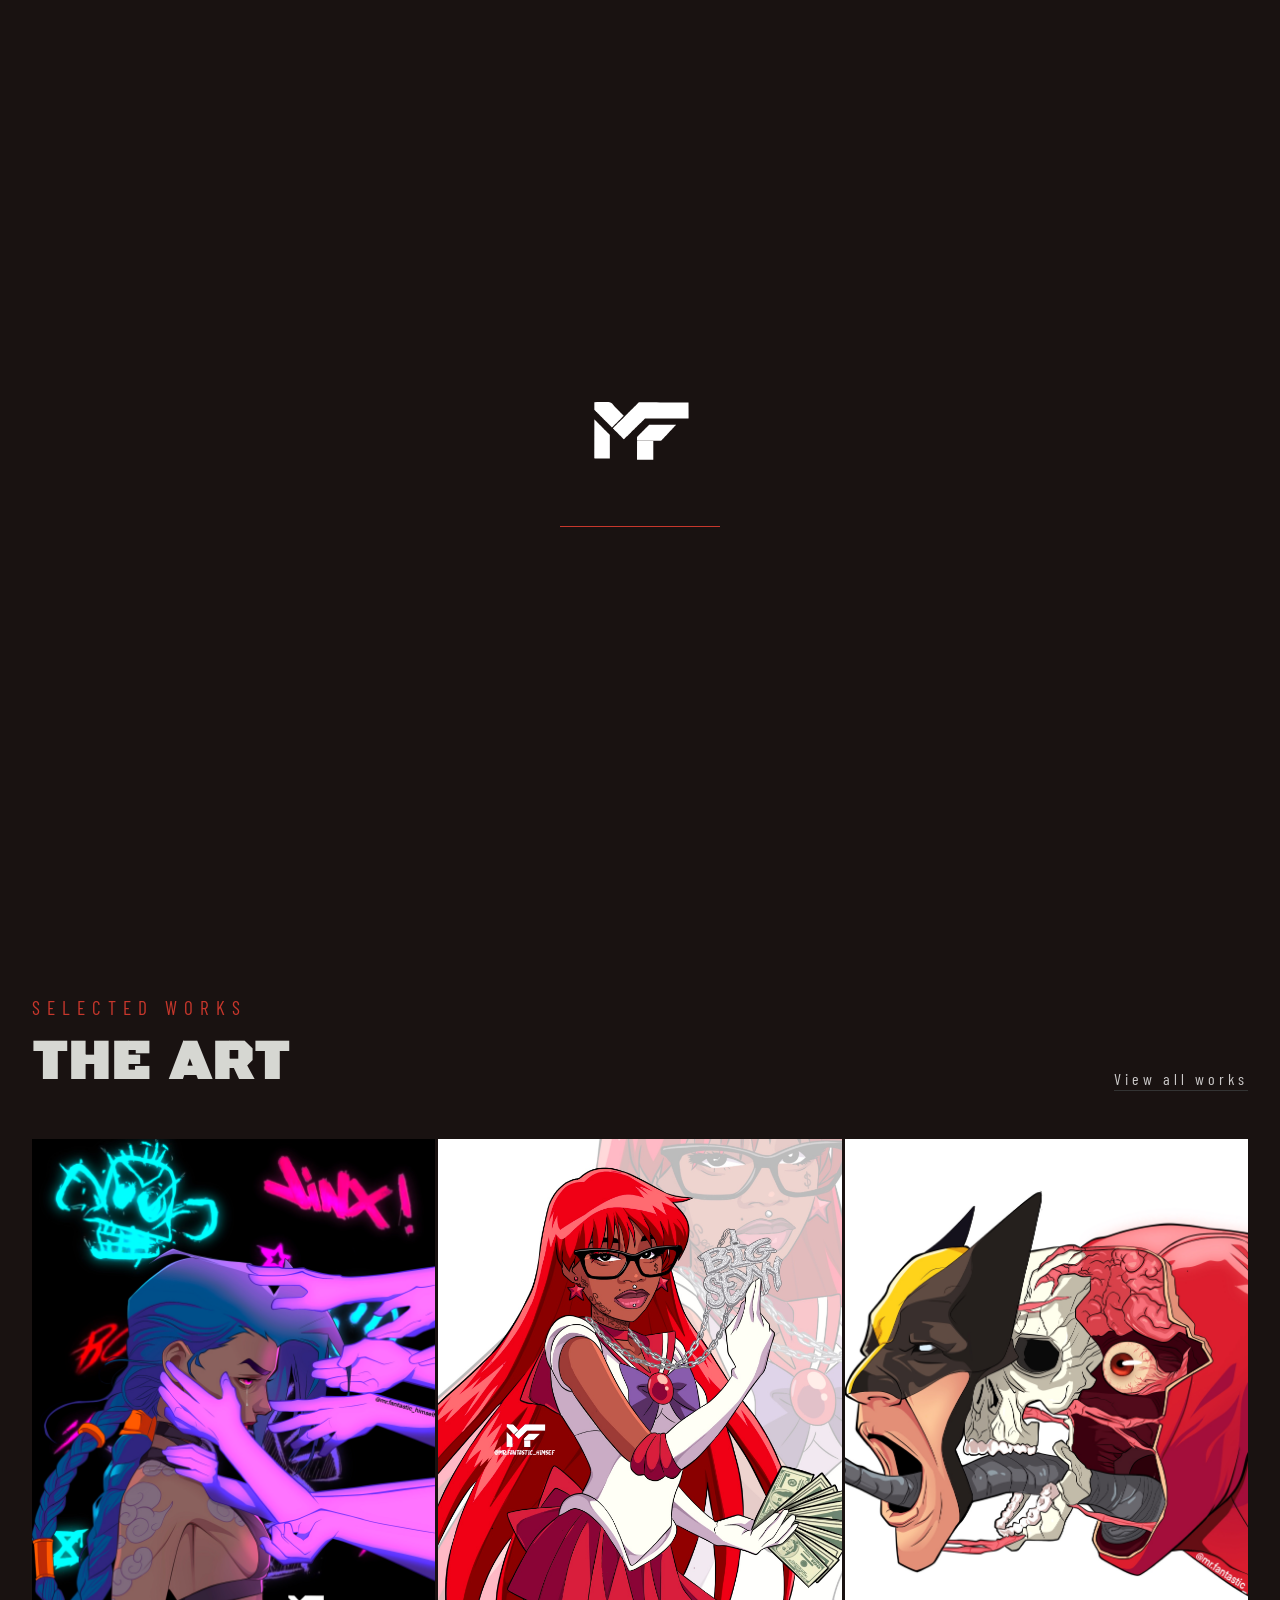
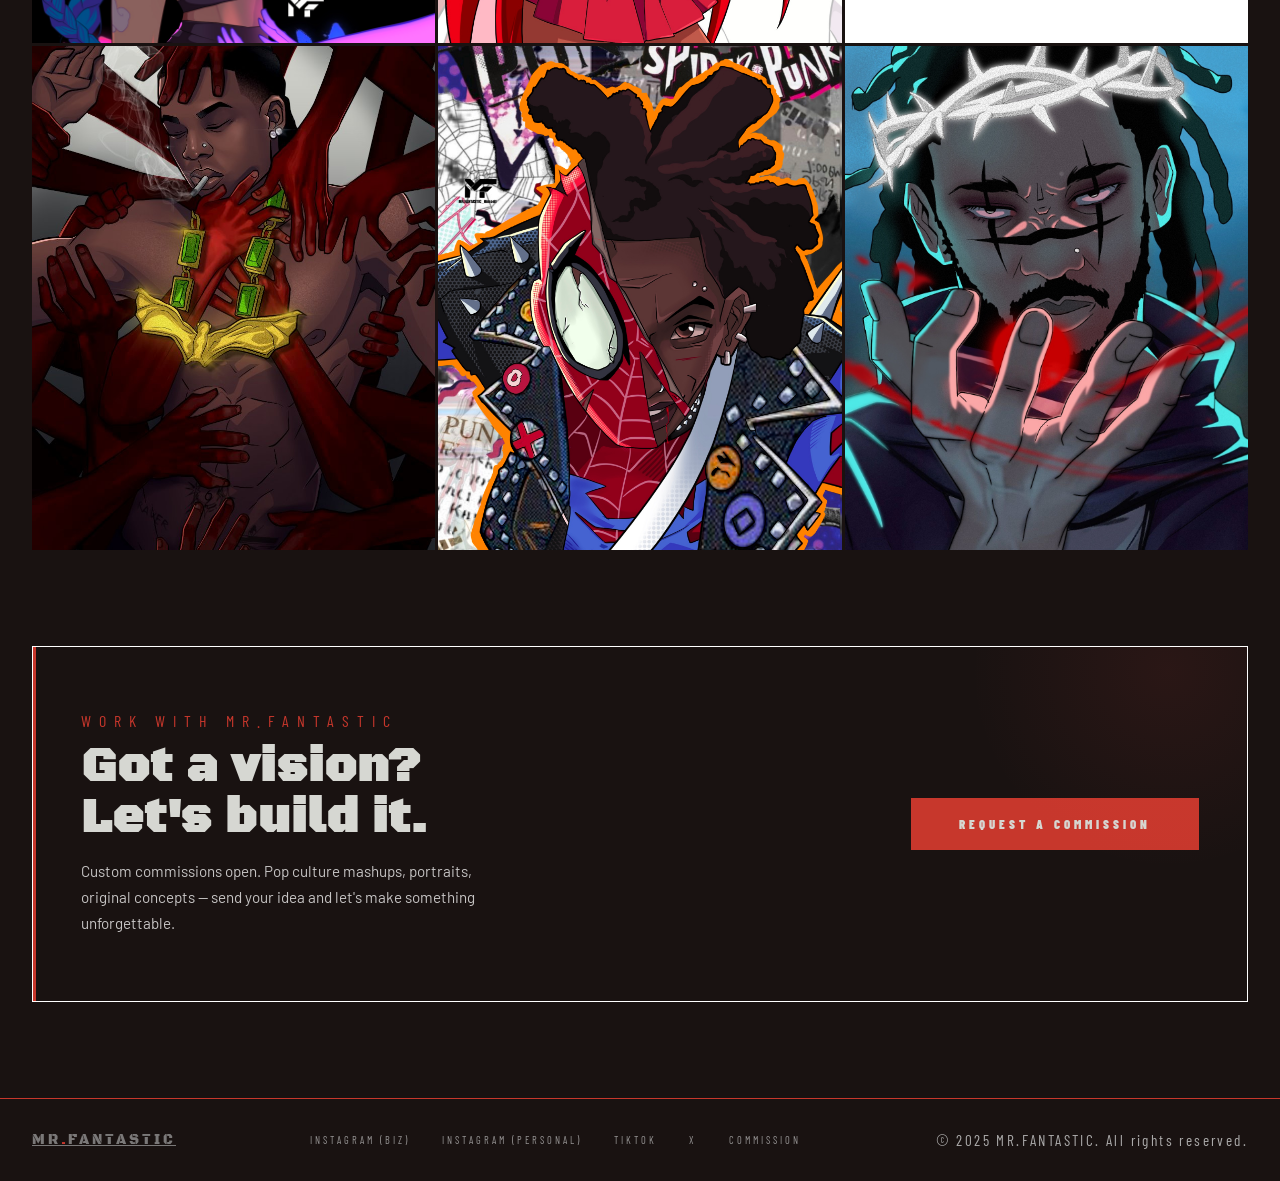
<file: index.html>
<!DOCTYPE html>
<html lang="en">
<head>
<meta charset="UTF-8">
<meta name="viewport" content="width=device-width, initial-scale=1.0">
<!-- Favicon - Primary -->
<link rel="icon" type="image/svg+xml" href="/favicon/favicon.svg">
<link rel="icon" type="image/png" sizes="96x96" href="/favicon/favicon-96x96.png">
<link rel="shortcut icon" href="/favicon/favicon.ico">
<link rel="apple-touch-icon" sizes="180x180" href="/favicon/apple-touch-icon.png">
<meta name="apple-mobile-web-app-title" content="M.F.">
<link rel="manifest" href="/favicon/site.webmanifest">

<title>MR.FANTASTIC — Your world. Redrawn.</title>
<link href="https://fonts.googleapis.com/css2?family=Black+Ops+One&family=Barlow:wght@300;400;500&family=Barlow+Condensed:wght@400;600;700&display=swap" rel="stylesheet">
<link rel="stylesheet" href="css/style.css">
<!-- SEO Meta Tags -->
<meta name="description" content="MR.FANTASTIC — Digital illustrator blending hip-hop, anime, and pop culture into bold, signature art. Commissions open.">
<meta name="keywords" content="digital art, fan art, commissions, illustration, hip hop art, anime art, pop culture art, portrait artist">
<meta name="author" content="MR.FANTASTIC">

<!-- Open Graph / Facebook / Instagram / iMessage -->
<meta property="og:type" content="website">
<meta property="og:url" content="https://mrfantastic.art/">
<meta property="og:title" content="MR.FANTASTIC — Your world. Redrawn.">
<meta property="og:description" content="Digital illustrations at the intersection of hip-hop, anime, and pop culture. Commissions open.">
<meta property="og:image" content="https://mrfantastic.art/images/Sailor%20Big%20Sexy.JPG">
<meta property="og:image:width" content="1200">
<meta property="og:image:height" content="630">
<meta property="og:site_name" content="MR.FANTASTIC">

<!-- Twitter Card -->
<meta name="twitter:card" content="summary_large_image">
<meta name="twitter:url" content="https://mrfantastic.art/">
<meta name="twitter:title" content="MR.FANTASTIC — Your world. Redrawn.">
<meta name="twitter:description" content="Digital illustrations at the intersection of hip-hop, anime, and pop culture.">
<meta name="twitter:image" content="https://mrfantastic.art/images/Sailor%20Big%20Sexy.JPG">

</head>
<body>

<div class="cursor" id="cursor"></div>

<!-- NAV -->
<nav>
  <a href="index.html" class="nav-logo">
    <img src="images/FantasticLogo.svg" alt="MR.FANTASTIC Logo" class="logo-img">
  </a>
  <div class="nav-right">
    <a href="shop.html" class="nav-shop-icon" aria-label="Shop">
      <svg viewBox="0 0 24 24" xmlns="http://www.w3.org/2000/svg">
        <path d="M6 2L3 6v14a2 2 0 002 2h14a2 2 0 002-2V6l-3-4z"/>
        <line x1="3" y1="6" x2="21" y2="6"/>
        <path d="M16 10a4 4 0 01-8 0"/>
      </svg>
    </a>
    <button class="hamburger" id="hamburger" aria-label="Menu">
      <span></span><span></span><span></span>
    </button>
  </div>
</nav>

<!-- MENU OVERLAY -->
<div class="menu-overlay" id="menuOverlay">
  <a href="index.html">Home</a>
  <a href="portfolio.html">Portfolio</a>
  <a href="about.html">About</a>
  <a href="commission.html">Commission</a>
  <a href="shop.html">Shop</a>
  <a href="contact.html">Contact</a>
  <div class="menu-social">
    <a href="https://www.instagram.com/mr.fantastic_himself?igsh=MThpeDRyM3cyNDVtcQ==" target="_blank" rel="noopener">INSTAGRAM (BIZ)</a>
    <a href="https://www.instagram.com/1real.fantastic?igsh=bTJzbXhlbjJ1ZHN1" target="_blank" rel="noopener">INSTAGRAM (PERSONAL)</a>
    <a href="https://www.tiktok.com/@1real.fantastic_himself?_r=1&_t=ZS-95LBvkgoq8u" target="_blank" rel="noopener">TIKTOK</a>
    <a href="https://x.com/1realfantastic?s=11" target="_blank" rel="noopener">X</a>
  </div>
</div>

<!-- HERO -->
<section class="hero">
<div class="hero-featured">
  <video autoplay muted loop playsinline>
    <source src="Animations/herokdot.mp4" type="video/mp4">
  </video>
 
</div>
  <div class="hero-glow"></div>
  <div class="hero-bg"></div>
  

  <div class="hero-content">
    <p class="hero-eyebrow">@mrfantastic_himself</p>
    <h1 class="hero-title">MR<span class="accent">.</span><br>FANTASTIC</h1>
    <p class="hero-tagline">Your world. Redrawn.</p>
    <a href="commission.html" class="hero-cta">Commission a piece</a>
  </div>

  <div class="hero-scroll">
    <div class="scroll-line"></div>
    <span>Scroll</span>
  </div>
</section>

<!-- FEATURED WORKS -->
<section class="works" id="works">
  <div class="works-header">
    <div>
      <span class="section-label">Selected works</span>
      <h2 class="works-title">THE ART</h2>
    </div>
    <a href="portfolio.html" class="works-link">View all works</a>
  </div>

  <div class="works-grid">
    <div class="work-item">
      <img src="images/Jinx.JPG" alt="Jinx" loading="lazy" style="width:100%;height:100%;object-fit:cover;display:block;transition:transform 0.6s cubic-bezier(0.25,0.46,0.45,0.94)">
      <div class="work-info">
        <p class="work-name">Jinx</p>
        <p class="work-tag">Fan Art · Arcane</p>
      </div>
    </div>
    <div class="work-item">
      <img src="images/Sailor Big Sexy.JPG" alt="Sailor Big Sexy" loading="lazy" style="width:100%;height:100%;object-fit:cover;display:block;transition:transform 0.6s cubic-bezier(0.25,0.46,0.45,0.94)">
      <div class="work-info">
        <p class="work-name">Sailor Big Sexy</p>
        <p class="work-tag">Fan Art · Anime</p>
      </div>
    </div>
    <div class="work-item">
      <img src="images/Wolverine vs Deadpool.JPG" alt="Wolverine vs Deadpool" loading="lazy" style="width:100%;height:100%;object-fit:cover;display:block;transition:transform 0.6s cubic-bezier(0.25,0.46,0.45,0.94)">
      <div class="work-info">
        <p class="work-name">Wolverine vs Deadpool</p>
        <p class="work-tag">Fan Art · Marvel</p>
      </div>
    </div>
    <div class="work-item">
      <img src="images/Gold & Smoke.jpg" alt="Gold & Smoke" loading="lazy" style="width:100%;height:100%;object-fit:cover;display:block;transition:transform 0.6s cubic-bezier(0.25,0.46,0.45,0.94)">
      <div class="work-info">
        <p class="work-name">Gold &amp; Smoke</p>
        <p class="work-tag">Original · Portrait</p>
      </div>
    </div>
    <div class="work-item">
      <img src="images/Spider.Punk.Hobby.Brown.JPG" alt="Spider-Punk/Hobby Brown" loading="lazy" style="width:100%;height:100%;object-fit:cover;display:block;transition:transform 0.6s cubic-bezier(0.25,0.46,0.45,0.94)">
      <div class="work-info">
        <p class="work-name">Spider-Punk</p>
        <p class="work-tag">Fan Art · Marvel</p>
      </div>
    </div>
    <div class="work-item">
      <img src="images/CrownofThorns.K.Dot.JPG" alt="Crown of Thorns/K.Dot" loading="lazy" style="width:100%;height:100%;object-fit:cover;display:block;transition:transform 0.6s cubic-bezier(0.25,0.46,0.45,0.94)">
      <div class="work-info">
        <p class="work-name">Crown of Thorns/K.Dot</p>
        <p class="work-tag">Original · Dark Art</p>
      </div>
    </div>
  </div>
</section>

<!-- COMMISSION BANNER -->
<div class="commission-banner">
  <div class="commission-banner-glow"></div>
  <div class="commission-text">
    <span class="label">Work with MR.FANTASTIC</span>
    <h2>Got a vision?<br>Let's build it.</h2>
    <p>Custom commissions open. Pop culture mashups, portraits, original concepts — send your idea and let's make something unforgettable.</p>
  </div>
  <a href="commission.html" class="btn-commission">Request a commission</a>
</div>

<!-- FOOTER -->
<footer>
  <a href="index.html" class="footer-logo">MR<span>.</span>FANTASTIC</a>
  <div class="footer-links">
    <a href="https://www.instagram.com/mr.fantastic_himself?igsh=MThpeDRyM3cyNDVtcQ==" target="_blank" rel="noopener">Instagram (Biz)</a>
    <a href="https://www.instagram.com/1real.fantastic?igsh=bTJzbXhlbjJ1ZHN1" target="_blank" rel="noopener">Instagram (Personal)</a>
    <a href="https://www.tiktok.com/@1real.fantastic_himself?_r=1&_t=ZS-95LBvkgoq8u" target="_blank" rel="noopener">TikTok</a>
    <a href="https://x.com/1realfantastic?s=11" target="_blank" rel="noopener">X</a>
    <a href="commission.html">Commission</a>
  </div>
  <p class="footer-copy">© 2025 MR.FANTASTIC. All rights reserved.</p>
</footer>

<button class="back-to-top" id="backToTop" aria-label="Back to top">
  <svg viewBox="0 0 24 24"><polyline points="18 15 12 9 6 15"/></svg>
</button>

<!-- LOADER -->
<div class="loader" id="loader">
  <div class="loader-logo">
    <img src="images/FantasticLogo.svg" alt="MR.FANTASTIC">
    <div class="loader-bar"><div class="loader-fill"></div></div>
  </div>
</div>

<script src="js/script.js"></script>
</body>
</html>
</file>
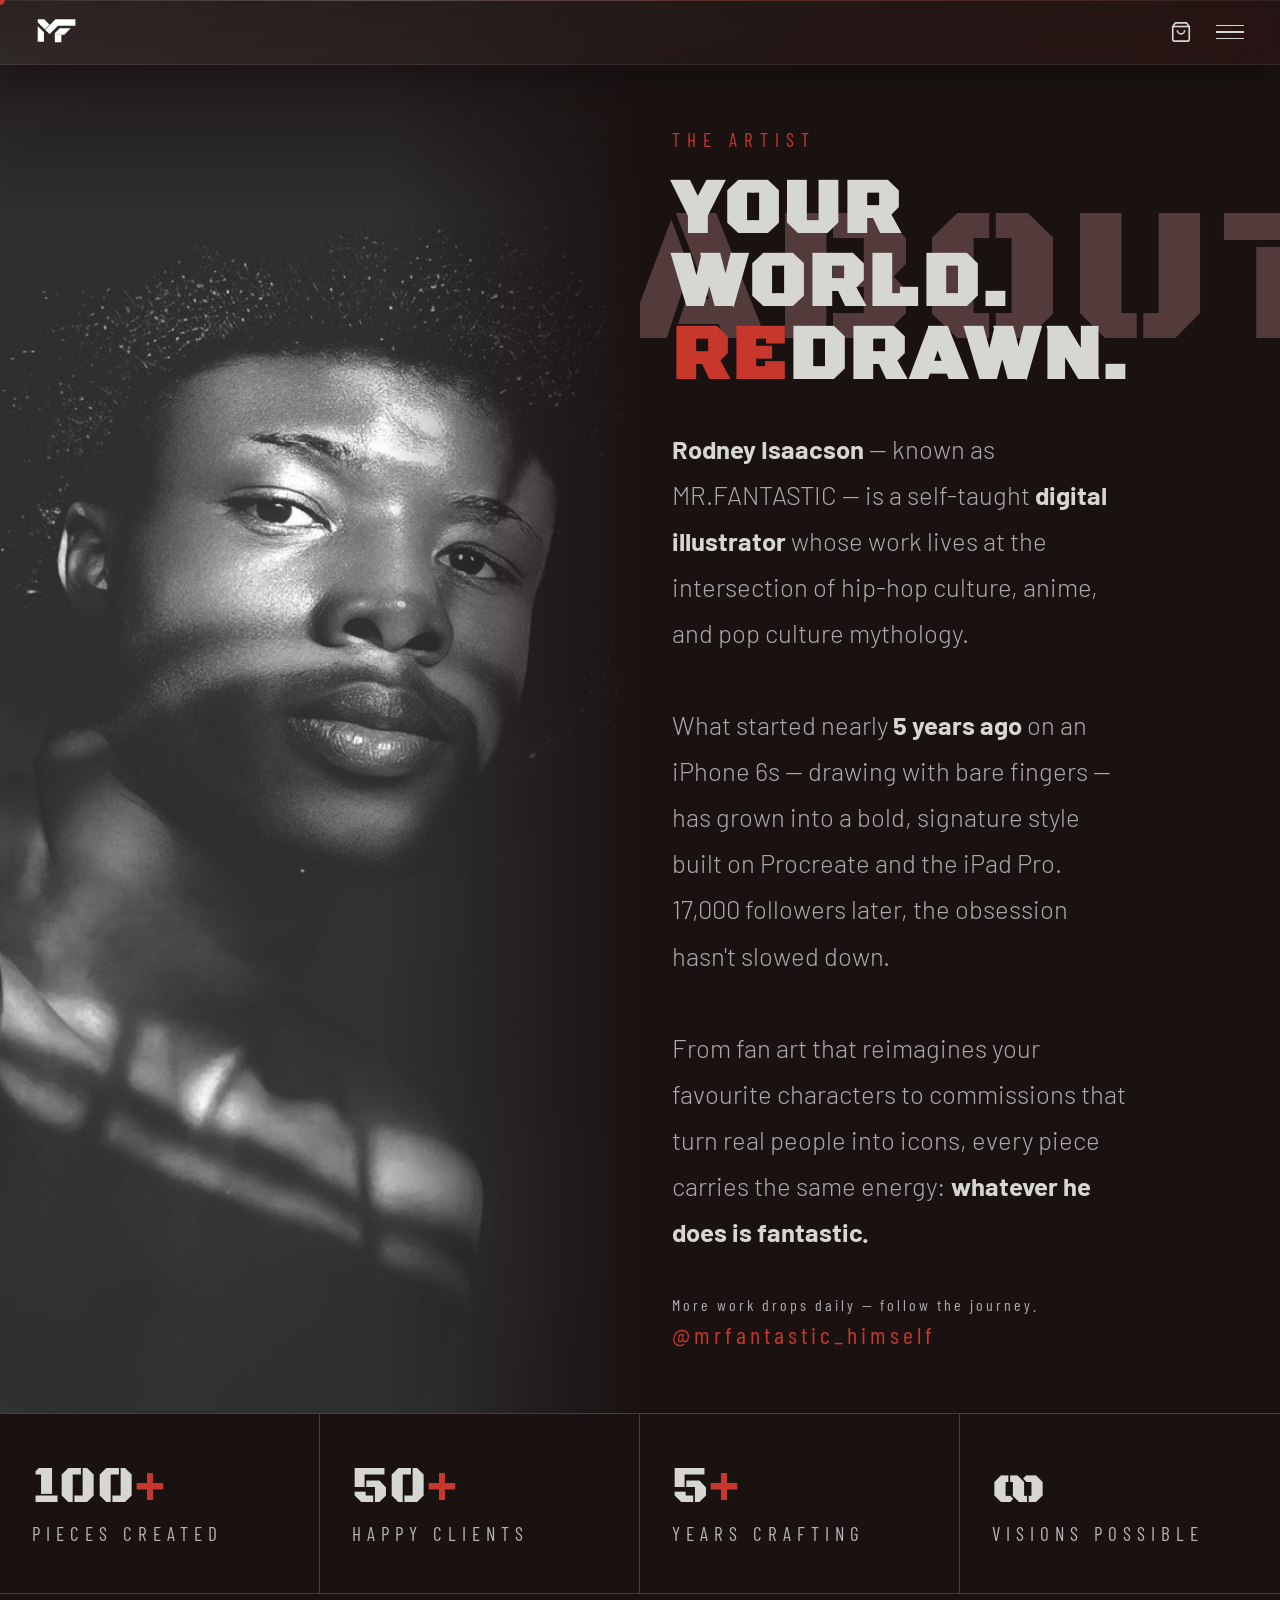
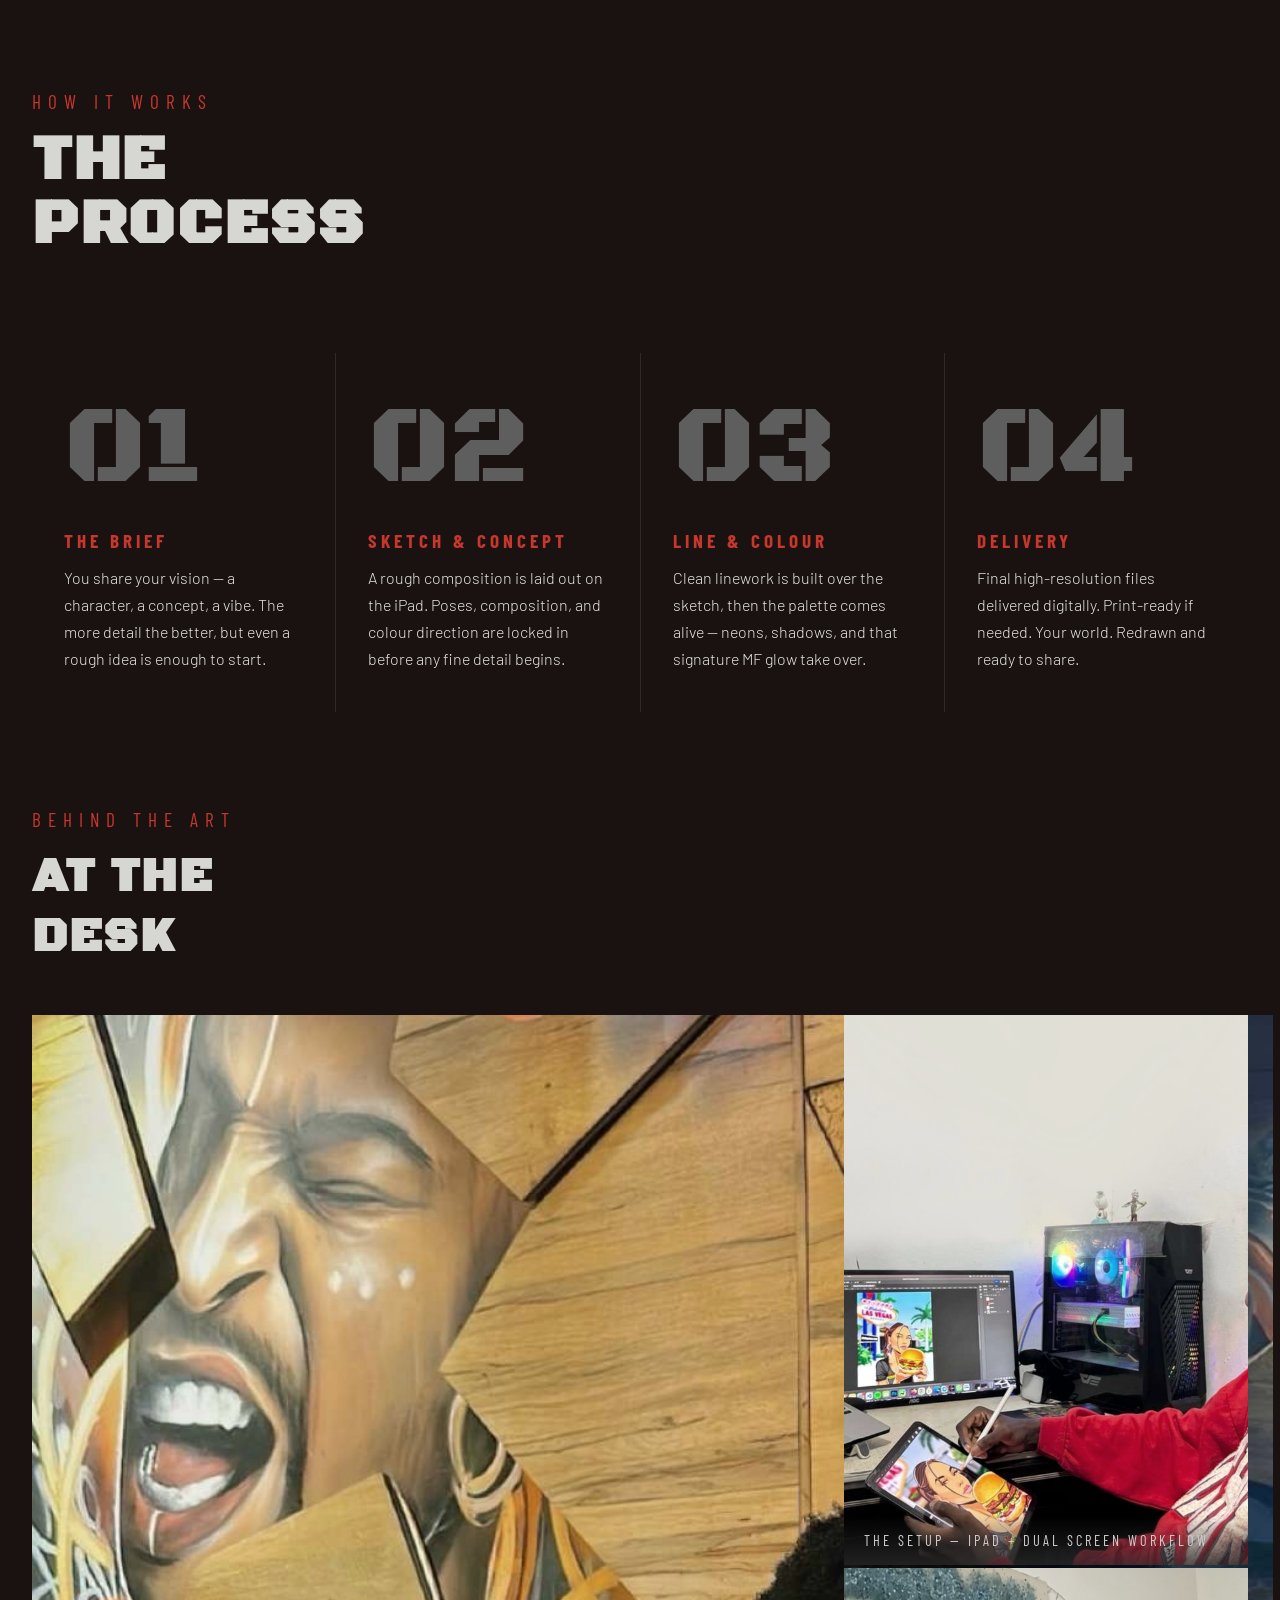
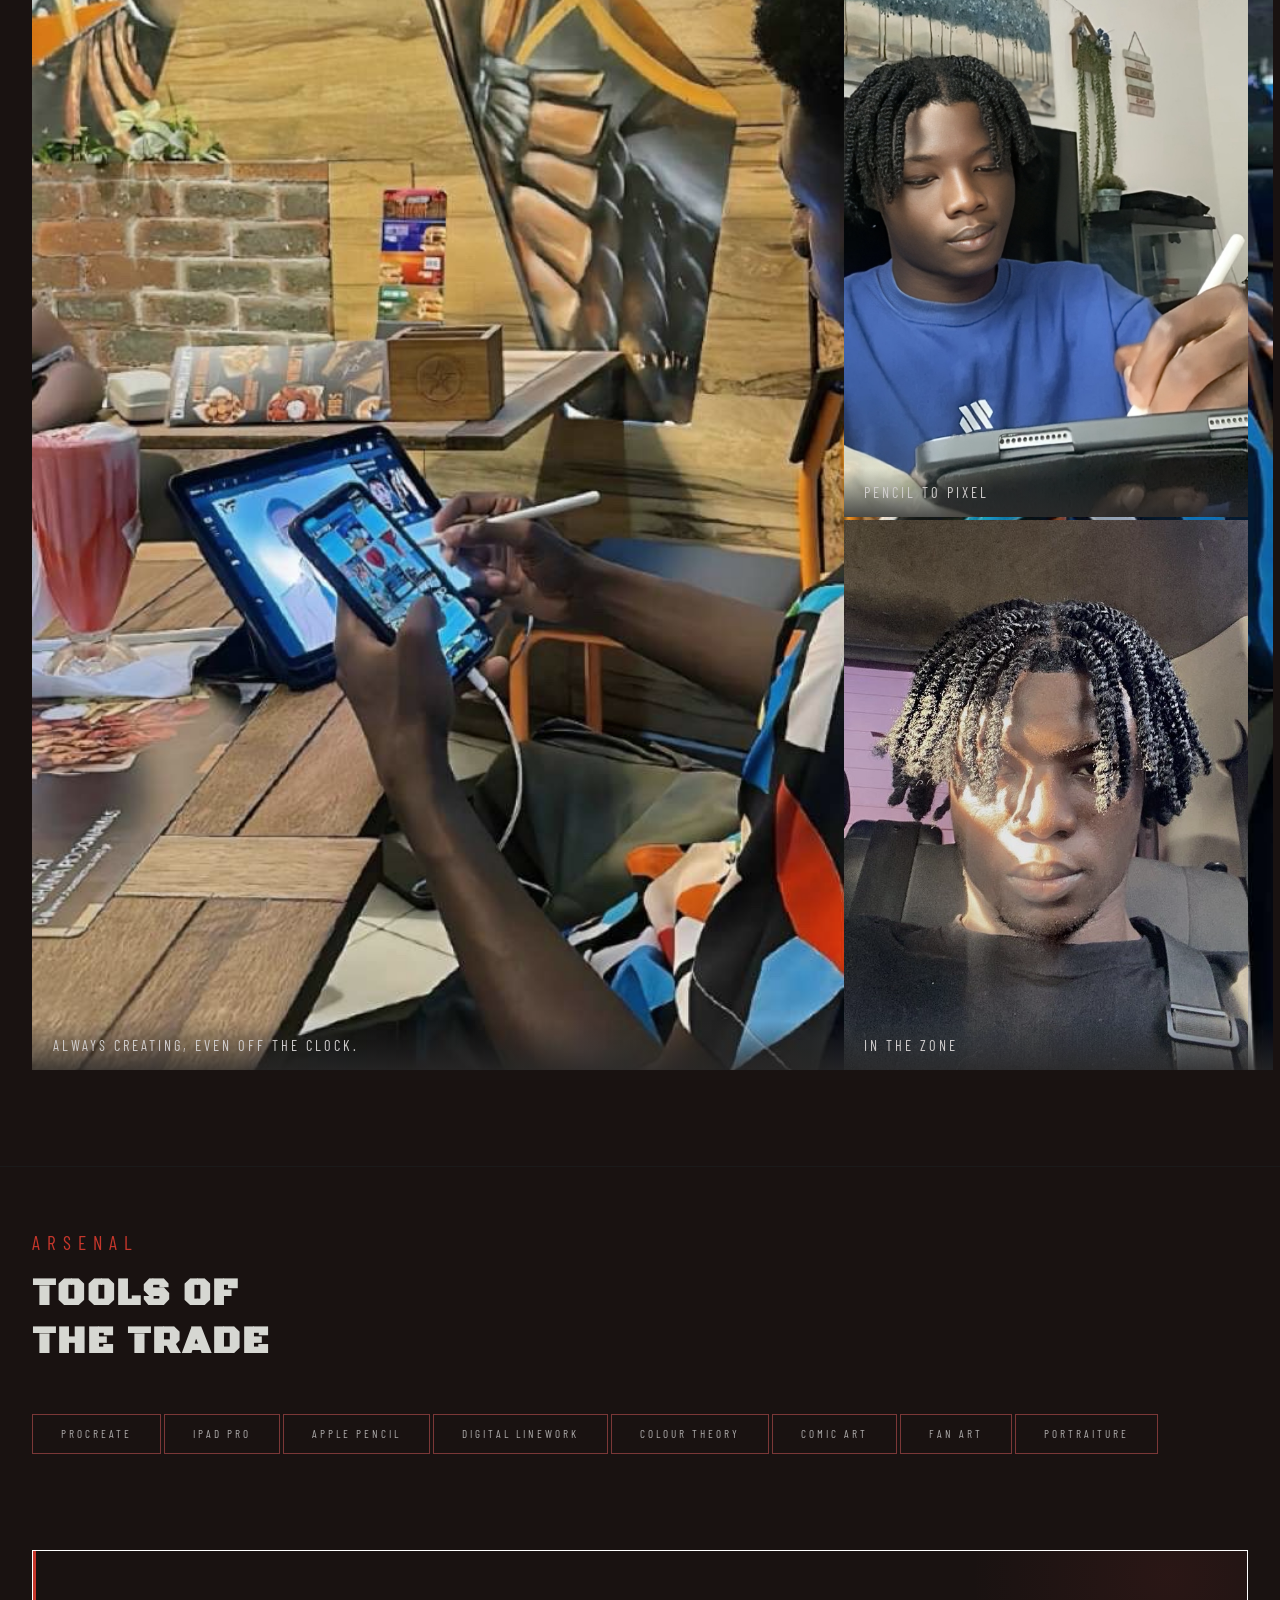
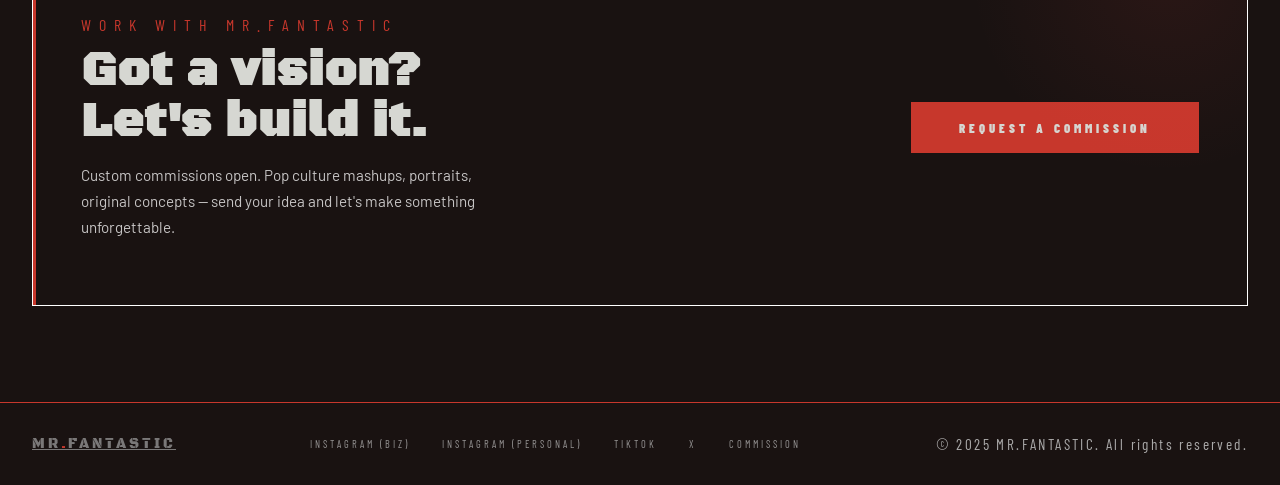
<file: about.html>
<!DOCTYPE html>
<html lang="en">
<head>
<meta charset="UTF-8">
<meta name="viewport" content="width=device-width, initial-scale=1.0">

<!-- Favicon - Primary -->
<link rel="icon" type="image/svg+xml" href="/favicon/favicon.svg">
<link rel="icon" type="image/png" sizes="96x96" href="/favicon/favicon-96x96.png">
<link rel="shortcut icon" href="/favicon/favicon.ico">
<link rel="apple-touch-icon" sizes="180x180" href="/favicon/apple-touch-icon.png">
<meta name="apple-mobile-web-app-title" content="M.F.">
<link rel="manifest" href="/favicon/site.webmanifest">

<title>About — MR.FANTASTIC</title>
<link href="https://fonts.googleapis.com/css2?family=Black+Ops+One&family=Barlow:wght@300;400;500&family=Barlow+Condensed:wght@400;600;700&display=swap" rel="stylesheet">
<link rel="stylesheet" href="css/style.css">
<link rel="stylesheet" href="css/about.css">

<!-- SEO Meta Tags -->
<meta name="description" content="Rodney Isaacson aka MR.FANTASTIC — self-taught digital illustrator. 5+ years, 100+ pieces, 50+ happy clients.">
<meta name="keywords" content="about, digital artist, illustrator, Rodney Isaacson, Procreate artist, iPad artist">

<!-- Open Graph / Facebook / Instagram / iMessage -->
<meta property="og:type" content="website">
<meta property="og:url" content="https://mrfantastic.art/about.html">
<meta property="og:title" content="About — MR.FANTASTIC">
<meta property="og:description" content="Self-taught digital illustrator. From iPhone 6s to iPad Pro — the journey.">
<meta property="og:image" content="https://mrfantastic.art/images/Sailor%20Big%20Sexy.JPG">
<meta property="og:image:width" content="1200">
<meta property="og:image:height" content="630">
<meta property="og:site_name" content="MR.FANTASTIC">

<!-- Twitter Card -->
<meta name="twitter:card" content="summary_large_image">
<meta name="twitter:url" content="https://mrfantastic.art/about.html">
<meta name="twitter:title" content="About — MR.FANTASTIC">
<meta name="twitter:description" content="Self-taught digital illustrator. From iPhone 6s to iPad Pro — the journey.">
<meta name="twitter:image" content="https://mrfantastic.art/images/Sailor%20Big%20Sexy.JPG">
</head>
<body>

<div class="cursor" id="cursor"></div>

<!-- NAV -->
<nav>
  <a href="index.html" class="nav-logo">
    <img src="images/FantasticLogo.svg" alt="MR.FANTASTIC Logo" class="logo-img">
  </a>
  <div class="nav-right">
    <a href="shop.html" class="nav-shop-icon" aria-label="Shop">
      <svg viewBox="0 0 24 24" xmlns="http://www.w3.org/2000/svg">
        <path d="M6 2L3 6v14a2 2 0 002 2h14a2 2 0 002-2V6l-3-4z"/>
        <line x1="3" y1="6" x2="21" y2="6"/>
        <path d="M16 10a4 4 0 01-8 0"/>
      </svg>
    </a>
    <button class="hamburger" id="hamburger" aria-label="Menu">
      <span></span><span></span><span></span>
    </button>
  </div>
</nav>

<!-- MENU OVERLAY -->
<div class="menu-overlay" id="menuOverlay">
  <a href="index.html">Home</a>
  <a href="portfolio.html">Portfolio</a>
  <a href="about.html">About</a>
  <a href="commission.html">Commission</a>
  <a href="shop.html">Shop</a>
  <a href="contact.html">Contact</a>
  <div class="menu-social">
    <a href="https://www.instagram.com/mr.fantastic_himself?igsh=MThpeDRyM3cyNDVtcQ==" target="_blank" rel="noopener">INSTAGRAM (BIZ)</a>
    <a href="https://www.instagram.com/1real.fantastic?igsh=bTJzbXhlbjJ1ZHN1" target="_blank" rel="noopener">INSTAGRAM (PERSONAL)</a>
    <a href="https://www.tiktok.com/@1real.fantastic_himself?_r=1&_t=ZS-95LBvkgoq8u" target="_blank" rel="noopener">TIKTOK</a>
    <a href="https://x.com/1realfantastic?s=11" target="_blank" rel="noopener">X</a>
  </div>
</div>

<!-- ABOUT HERO -->
<section class="about-hero">
  <div class="about-hero-image">
    <img src="images/Mr.Fantastic3.png" alt="MR.FANTASTIC at work" style="object-position: center 15%;">
  </div>
  <div class="about-hero-content">
    <span class="section-label">The artist</span>
    <h1 class="about-title">YOUR<br>WORLD.<br><span>RE</span>DRAWN.</h1>
    <p class="about-bio">
  <strong>Rodney Isaacson</strong> — known as MR.FANTASTIC — is a self-taught 
  <strong>digital illustrator</strong> whose work lives at the intersection of 
  hip-hop culture, anime, and pop culture mythology.<br><br>
  What started nearly <strong>5 years ago</strong> on an iPhone 6s — drawing with 
  bare fingers — has grown into a bold, signature style built on Procreate and 
  the iPad Pro. 17,000 followers later, the obsession hasn't slowed down.<br><br>
  From fan art that reimagines your favourite characters to commissions that turn 
  real people into icons, every piece carries the same energy: 
  <strong>whatever he does is fantastic.</strong>
</p>
    <p class="about-more">More work drops daily — follow the journey.</p>
<a href="https://www.instagram.com/mr.fantastic_himself?igsh=MThpeDRyM3cyNDVtcQ==" target="_blank" rel="noopener" class="about-handle">@mrfantastic_himself</a>
  </div>
</section>

<!-- STATS -->
<div class="stats-strip">
  <div class="stat-item">
    <div class="stat-number">100<span>+</span></div>
    <div class="stat-label">Pieces created</div>
  </div>
  <div class="stat-item">
    <div class="stat-number">50<span>+</span></div>
    <div class="stat-label">Happy clients</div>
  </div>
  <div class="stat-item">
    <div class="stat-number">5<span>+</span></div>
    <div class="stat-label">Years crafting</div>
  </div>
  <div class="stat-item">
    <div class="stat-number">∞</div>
    <div class="stat-label">Visions possible</div>
  </div>
</div>

<!-- PROCESS -->
<section class="process-section">
  <div class="process-header">
    <span class="section-label">How it works</span>
    <h2>THE<br>PROCESS</h2>
  </div>
  <div class="process-grid">
    <div class="process-step">
      <div class="step-number">01</div>
      <div class="step-title">The Brief</div>
      <p class="step-desc">You share your vision — a character, a concept, a vibe. The more detail the better, but even a rough idea is enough to start.</p>
    </div>
    <div class="process-step">
      <div class="step-number">02</div>
      <div class="step-title">Sketch &amp; Concept</div>
      <p class="step-desc">A rough composition is laid out on the iPad. Poses, composition, and colour direction are locked in before any fine detail begins.</p>
    </div>
    <div class="process-step">
      <div class="step-number">03</div>
      <div class="step-title">Line &amp; Colour</div>
      <p class="step-desc">Clean linework is built over the sketch, then the palette comes alive — neons, shadows, and that signature MF glow take over.</p>
    </div>
    <div class="process-step">
      <div class="step-number">04</div>
      <div class="step-title">Delivery</div>
      <p class="step-desc">Final high-resolution files delivered digitally. Print-ready if needed. Your world. Redrawn and ready to share.</p>
    </div>
  </div>
</section>

<!-- BEHIND THE SCENES -->
<section class="bts-section">
  <div class="bts-header">
    <span class="section-label">Behind the art</span>
    <h2>AT THE<br>DESK</h2>
  </div>
  <div class="bts-grid">
    <div class="bts-img tall">
      <img src="images/Mr.Fantastic8.JPG" alt="Working at setup" loading="lazy">
      <div class="bts-img-caption">Always creating, even off the clock.</div>
    </div>
    <div class="bts-col">
      <div class="bts-img short">
        <img src="images/Mr.Fantastic.JPG" alt="Drawing on tablet" loading="lazy">
        <div class="bts-img-caption">The setup — iPad + dual screen workflow</div>
      </div>
      <div class="bts-img short">
        <img src="images/Mr.fantastic12.png" alt="In the zone" loading="lazy">
        <div class="bts-img-caption">Pencil to pixel</div>
      </div>
      <div class="bts-img short">
        <img src="images/Mr.Fantastic4.jpeg" alt="In the zone" loading="lazy">
        <div class="bts-img-caption">In the zone</div>
      </div>  
    </div>
</div>
</section>

<!-- TOOLS -->
<section class="tools-section">
  <div class="tools-header">
    <span class="section-label">Arsenal</span>
    <h2>TOOLS OF<br>THE TRADE</h2>
  </div>
  <div class="tools-list">
    <span class="tool-tag">Procreate</span>
    <span class="tool-tag">iPad Pro</span>
    <span class="tool-tag">Apple Pencil</span>
    <span class="tool-tag">Digital Linework</span>
    <span class="tool-tag">Colour Theory</span>
    <span class="tool-tag">Comic Art</span>
    <span class="tool-tag">Fan Art</span>
    <span class="tool-tag">Portraiture</span>
  </div>
</section>

<!-- COMMISSION CTA -->
<div class="commission-banner">
  <div class="commission-banner-glow"></div>
  <div class="commission-text">
    <span class="label">Work with MR.FANTASTIC</span>
    <h2>Got a vision?<br>Let's build it.</h2>
    <p>Custom commissions open. Pop culture mashups, portraits, original concepts — send your idea and let's make something unforgettable.</p>
  </div>
  <a href="commission.html" class="btn-commission">Request a commission</a>
</div>

<!-- FOOTER -->
<footer>
  <a href="index.html" class="footer-logo">MR<span>.</span>FANTASTIC</a>
  <div class="footer-links">
    <a href="https://www.instagram.com/mr.fantastic_himself?igsh=MThpeDRyM3cyNDVtcQ==" target="_blank" rel="noopener">Instagram (Biz)</a>
    <a href="https://www.instagram.com/1real.fantastic?igsh=bTJzbXhlbjJ1ZHN1" target="_blank" rel="noopener">Instagram (Personal)</a>
    <a href="https://www.tiktok.com/@1real.fantastic_himself?_r=1&_t=ZS-95LBvkgoq8u" target="_blank" rel="noopener">TikTok</a>
    <a href="https://x.com/1realfantastic?s=11" target="_blank" rel="noopener">X</a>
    <a href="commission.html">Commission</a>
  </div>
  <p class="footer-copy">© 2025 MR.FANTASTIC. All rights reserved.</p>
</footer>

<button class="back-to-top" id="backToTop" aria-label="Back to top">
  <svg viewBox="0 0 24 24"><polyline points="18 15 12 9 6 15"/></svg>
</button>

<script src="js/script.js"></script>
</body>
</html>
</file>
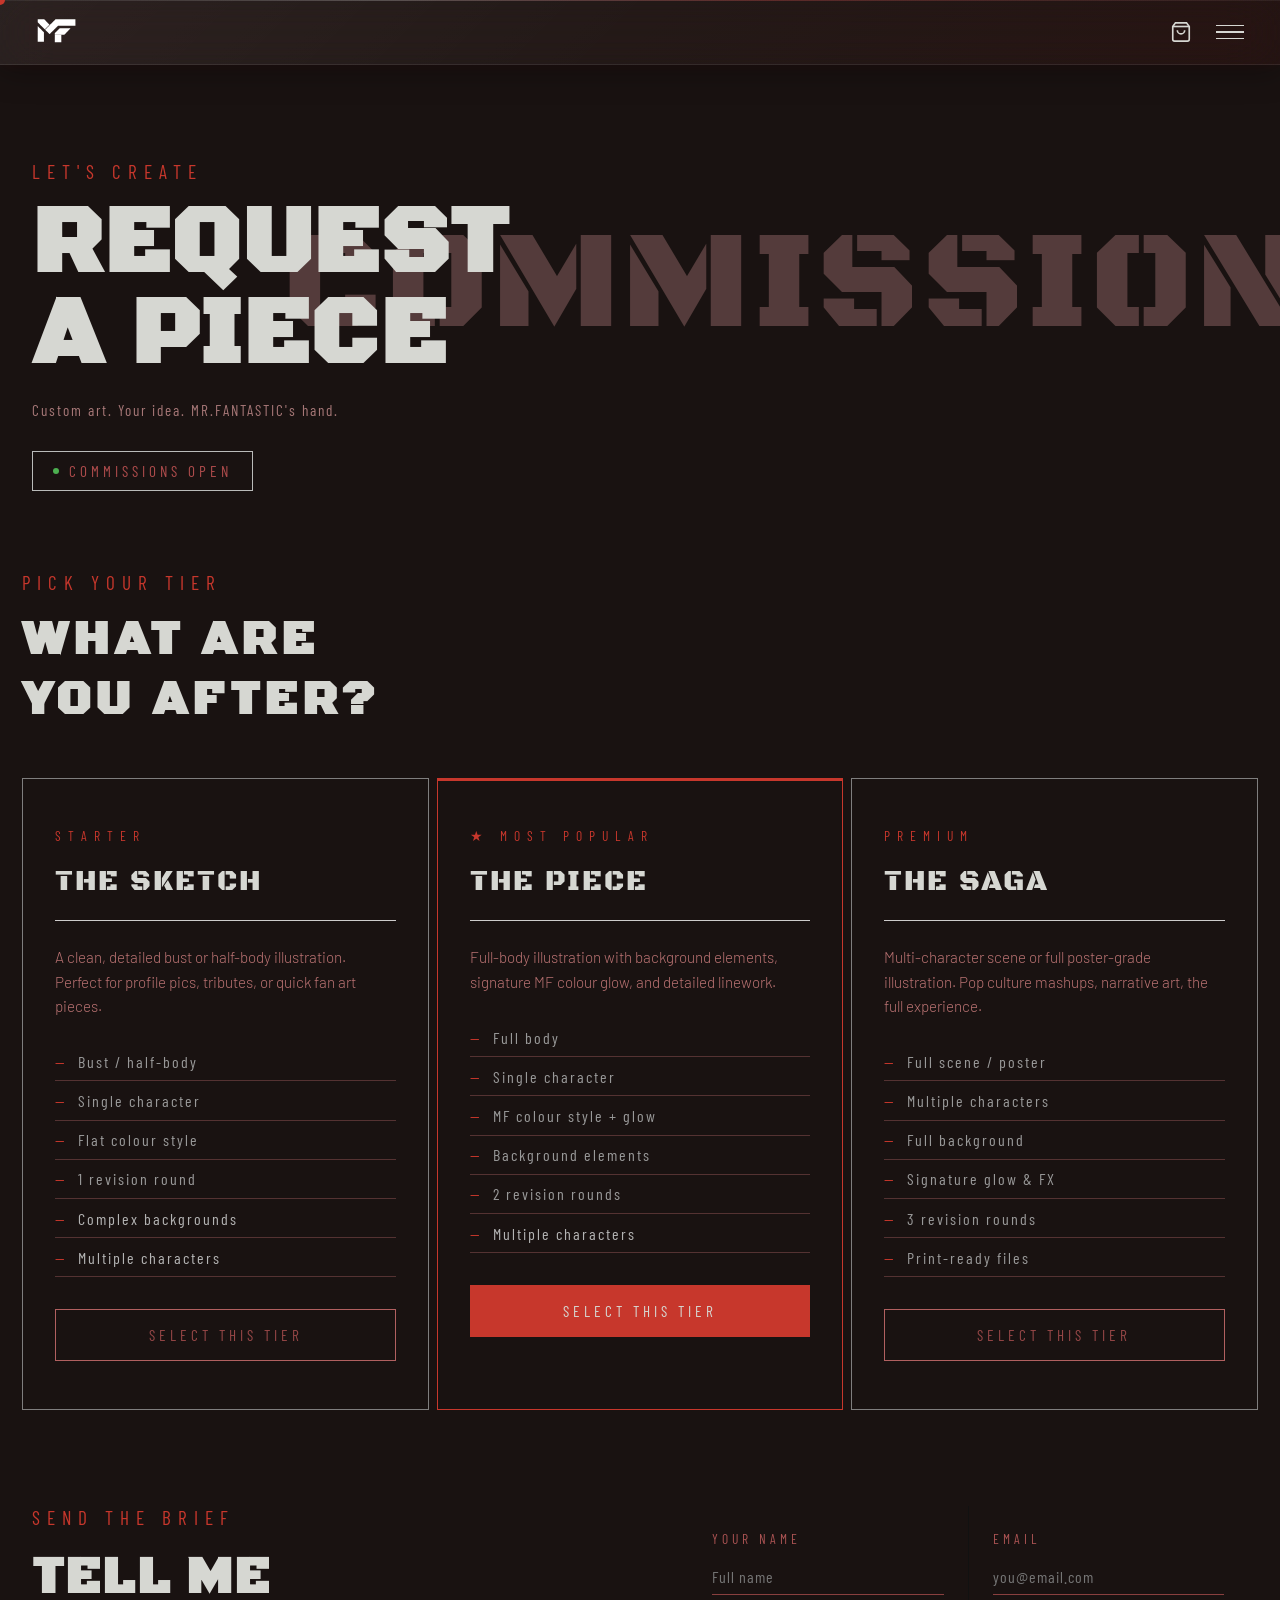
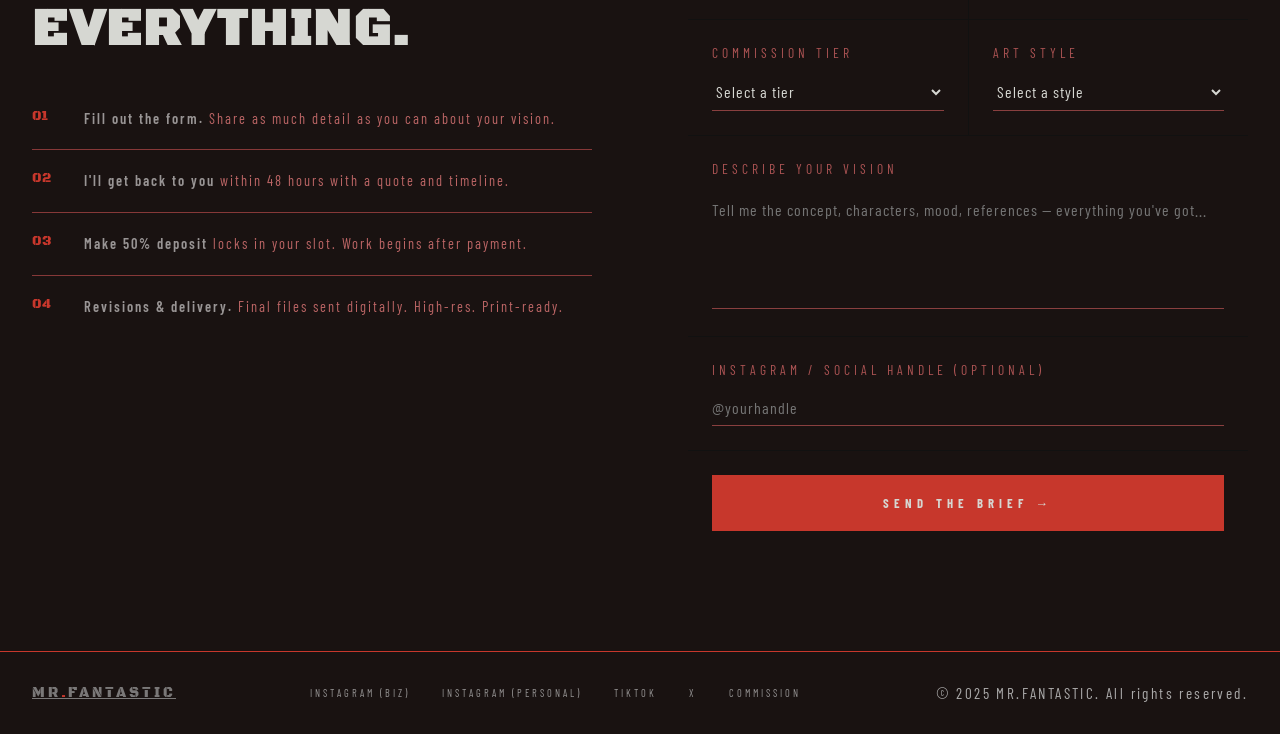
<file: commission.html>
<!DOCTYPE html>
<html lang="en">
<head>
<meta charset="UTF-8">
<meta name="viewport" content="width=device-width, initial-scale=1.0">
<!-- Favicon - Primary -->
<link rel="icon" type="image/svg+xml" href="/favicon/favicon.svg">
<link rel="icon" type="image/png" sizes="96x96" href="/favicon/favicon-96x96.png">
<link rel="shortcut icon" href="/favicon/favicon.ico">
<link rel="apple-touch-icon" sizes="180x180" href="/favicon/apple-touch-icon.png">
<meta name="apple-mobile-web-app-title" content="M.F.">
<link rel="manifest" href="/favicon/site.webmanifest">

<title>Commission — MR.FANTASTIC</title>
<link href="https://fonts.googleapis.com/css2?family=Black+Ops+One&family=Barlow:wght@300;400;500&family=Barlow+Condensed:wght@400;600;700&display=swap" rel="stylesheet">
<link rel="stylesheet" href="css/style.css">
<link rel="stylesheet" href="css/commission.css">

<!-- SEO Meta Tags -->
<meta name="description" content="Commission custom digital art from MR.FANTASTIC. Fan art, portraits, original concepts — slots open now.">
<meta name="keywords" content="commission, custom art, digital commission, art commission, request art, fan art commission">

<!-- Open Graph / Facebook / Instagram / iMessage -->
<meta property="og:type" content="website">
<meta property="og:url" content="https://mrfantastic.art/commission.html">
<meta property="og:title" content="Commission — MR.FANTASTIC">
<meta property="og:description" content="Got a vision? Let's build it. Custom commissions open now.">
<meta property="og:image" content="https://mrfantastic.art/images/Sailor%20Big%20Sexy.JPG">
<meta property="og:image:width" content="1200">
<meta property="og:image:height" content="630">
<meta property="og:site_name" content="MR.FANTASTIC">

<!-- Twitter Card -->
<meta name="twitter:card" content="summary_large_image">
<meta name="twitter:url" content="https://mrfantastic.art/commission.html">
<meta name="twitter:title" content="Commission — MR.FANTASTIC">
<meta name="twitter:description" content="Got a vision? Let's build it. Custom commissions open now.">
<meta name="twitter:image" content="https://mrfantastic.art/images/Sailor%20Big%20Sexy.JPG">
</head>
<body>

<div class="cursor" id="cursor"></div>

<!-- NAV -->
<nav>
  <a href="index.html" class="nav-logo">
    <img src="images/FantasticLogo.svg" alt="MR.FANTASTIC Logo" class="logo-img">
  </a>
  <div class="nav-right">
    <a href="shop.html" class="nav-shop-icon" aria-label="Shop">
      <svg viewBox="0 0 24 24" xmlns="http://www.w3.org/2000/svg">
        <path d="M6 2L3 6v14a2 2 0 002 2h14a2 2 0 002-2V6l-3-4z"/>
        <line x1="3" y1="6" x2="21" y2="6"/>
        <path d="M16 10a4 4 0 01-8 0"/>
      </svg>
    </a>
    <button class="hamburger" id="hamburger" aria-label="Menu">
      <span></span><span></span><span></span>
    </button>
  </div>
</nav>

<!-- MENU OVERLAY -->
<div class="menu-overlay" id="menuOverlay">
  <a href="index.html">Home</a>
  <a href="portfolio.html">Portfolio</a>
  <a href="about.html">About</a>
  <a href="commission.html">Commission</a>
  <a href="shop.html">Shop</a>
  <a href="contact.html">Contact</a>
  <div class="menu-social">
    <a href="https://www.instagram.com/mr.fantastic_himself?igsh=MThpeDRyM3cyNDVtcQ==" target="_blank" rel="noopener">INSTAGRAM (BIZ)</a>
    <a href="https://www.instagram.com/1real.fantastic?igsh=bTJzbXhlbjJ1ZHN1" target="_blank" rel="noopener">INSTAGRAM (PERSONAL)</a>
    <a href="https://www.tiktok.com/@1real.fantastic_himself?_r=1&_t=ZS-95LBvkgoq8u" target="_blank" rel="noopener">TIKTOK</a>
    <a href="https://x.com/1realfantastic?s=11" target="_blank" rel="noopener">X</a>
  </div>
</div>

<!-- PAGE HEADER -->
<div class="page-header" data-watermark="COMMISSION">
  <span class="section-label">Let's create</span>
  <h1>REQUEST<br>A PIECE</h1>
  <p>Custom art. Your idea. MR.FANTASTIC's hand.</p>
  <div class="status-badge">
    <div class="status-dot"></div>
    Commissions open
  </div>
</div>

<!-- TIERS -->
<section class="tiers-section">
  <div class="tiers-label">
    <span class="section-label">Pick your tier</span>
    <h2>WHAT ARE<br>YOU AFTER?</h2>
  </div>
  <div class="tiers-grid">

    <div class="tier-card">
      <span class="tier-badge">Starter</span>
      <div class="tier-name">THE SKETCH</div>
      <p class="tier-desc">A clean, detailed bust or half-body illustration. Perfect for profile pics, tributes, or quick fan art pieces.</p>
      <ul class="tier-features">
        <li class="included">Bust / half-body</li>
        <li class="included">Single character</li>
        <li class="included">Flat colour style</li>
        <li class="included">1 revision round</li>
        <li>Complex backgrounds</li>
        <li>Multiple characters</li>
      </ul>
      <a href="#commission-form" class="tier-cta">Select this tier</a>
    </div>

    <div class="tier-card featured">
      <span class="tier-badge">Most popular</span>
      <div class="tier-name">THE PIECE</div>
      <p class="tier-desc">Full-body illustration with background elements, signature MF colour glow, and detailed linework.</p>
      <ul class="tier-features">
        <li class="included">Full body</li>
        <li class="included">Single character</li>
        <li class="included">MF colour style + glow</li>
        <li class="included">Background elements</li>
        <li class="included">2 revision rounds</li>
        <li>Multiple characters</li>
      </ul>
      <a href="#commission-form" class="tier-cta">Select this tier</a>
    </div>

    <div class="tier-card">
      <span class="tier-badge">Premium</span>
      <div class="tier-name">THE SAGA</div>
      <p class="tier-desc">Multi-character scene or full poster-grade illustration. Pop culture mashups, narrative art, the full experience.</p>
      <ul class="tier-features">
        <li class="included">Full scene / poster</li>
        <li class="included">Multiple characters</li>
        <li class="included">Full background</li>
        <li class="included">Signature glow &amp; FX</li>
        <li class="included">3 revision rounds</li>
        <li class="included">Print-ready files</li>
      </ul>
      <a href="#commission-form" class="tier-cta">Select this tier</a>
    </div>

  </div>
</section>

<!-- FORM + INFO -->
<section class="form-section" id="commission-form">
  <div class="form-info">
    <span class="section-label">Send the brief</span>
    <h2>TELL ME<br>EVERYTHING.</h2>
    <ul class="form-steps">
      <li>
        <span class="step-num">01</span>
        <span class="step-text"><strong>Fill out the form.</strong> Share as much detail as you can about your vision.</span>
      </li>
      <li>
        <span class="step-num">02</span>
        <span class="step-text"><strong>I'll get back to you</strong> within 48 hours with a quote and timeline.</span>
      </li>
      <li>
        <span class="step-num">03</span>
        <span class="step-text"><strong>Make 50% deposit</strong> locks in your slot. Work begins after payment.</span>
      </li>
      <li>
        <span class="step-num">04</span>
        <span class="step-text"><strong>Revisions &amp; delivery.</strong> Final files sent digitally. High-res. Print-ready.</span>
      </li>
    </ul>
  </div>

  <div>
    <div class="commission-form" id="commissionFormWrapper">
      <div class="form-row">
        <div class="form-field">
          <label>Your name</label>
          <input type="text" id="fname" placeholder="Full name" autocomplete="off">
        </div>
        <div class="form-field">
          <label>Email</label>
          <input type="email" id="femail" placeholder="you@email.com" autocomplete="off">
        </div>
      </div>
      <div class="form-row">
        <div class="form-field">
          <label>Commission tier</label>
          <select id="ftier">
            <option value="">Select a tier</option>
            <option>The Sketch</option>
            <option>The Piece</option>
            <option>The Saga</option>
            <option>Not sure yet</option>
          </select>
        </div>
        <div class="form-field">
          <label>Art style</label>
          <select id="fstyle">
            <option value="">Select a style</option>
            <option>Fan Art / Mashup</option>
            <option>Portrait / Tribute</option>
            <option>Original Concept</option>
            <option>Anime Style</option>
            <option>Dark / Villain Art</option>
            <option>Not sure yet</option>
          </select>
        </div>
      </div>
      <div class="form-row">
        <div class="form-field full">
          <label>Describe your vision</label>
          <textarea id="fdesc" placeholder="Tell me the concept, characters, mood, references — everything you've got..."></textarea>
        </div>
      </div>
      <div class="form-row">
        <div class="form-field full">
          <label>Instagram / Social handle (optional)</label>
          <input type="text" id="fsocial" placeholder="@yourhandle">
        </div>
      </div>
      <div class="form-submit">
        <button class="btn-submit" id="submitBtn">Send the brief →</button>
      </div>
    </div>
    <div class="form-success" id="formSuccess">
      <h3>REQUEST<br>RECEIVED.</h3>
      <p>I'll be in touch within 48 hours.<br>Keep your eyes on your inbox.</p>
    </div>
  </div>
</section>

<!-- FOOTER -->
<footer>
  <a href="index.html" class="footer-logo">MR<span>.</span>FANTASTIC</a>
  <div class="footer-links">
    <a href="https://www.instagram.com/mr.fantastic_himself?igsh=MThpeDRyM3cyNDVtcQ==" target="_blank" rel="noopener">Instagram (Biz)</a>
    <a href="https://www.instagram.com/1real.fantastic?igsh=bTJzbXhlbjJ1ZHN1" target="_blank" rel="noopener">Instagram (Personal)</a>
    <a href="https://www.tiktok.com/@1real.fantastic_himself?_r=1&_t=ZS-95LBvkgoq8u" target="_blank" rel="noopener">TikTok</a>
    <a href="https://x.com/1realfantastic?s=11" target="_blank" rel="noopener">X</a>
    <a href="commission.html">Commission</a>
  </div>
  <p class="footer-copy">© 2025 MR.FANTASTIC. All rights reserved.</p>
</footer>

<button class="back-to-top" id="backToTop" aria-label="Back to top">
  <svg viewBox="0 0 24 24"><polyline points="18 15 12 9 6 15"/></svg>
</button>

<script src="js/script.js"></script>
</body>
</html>
</file>
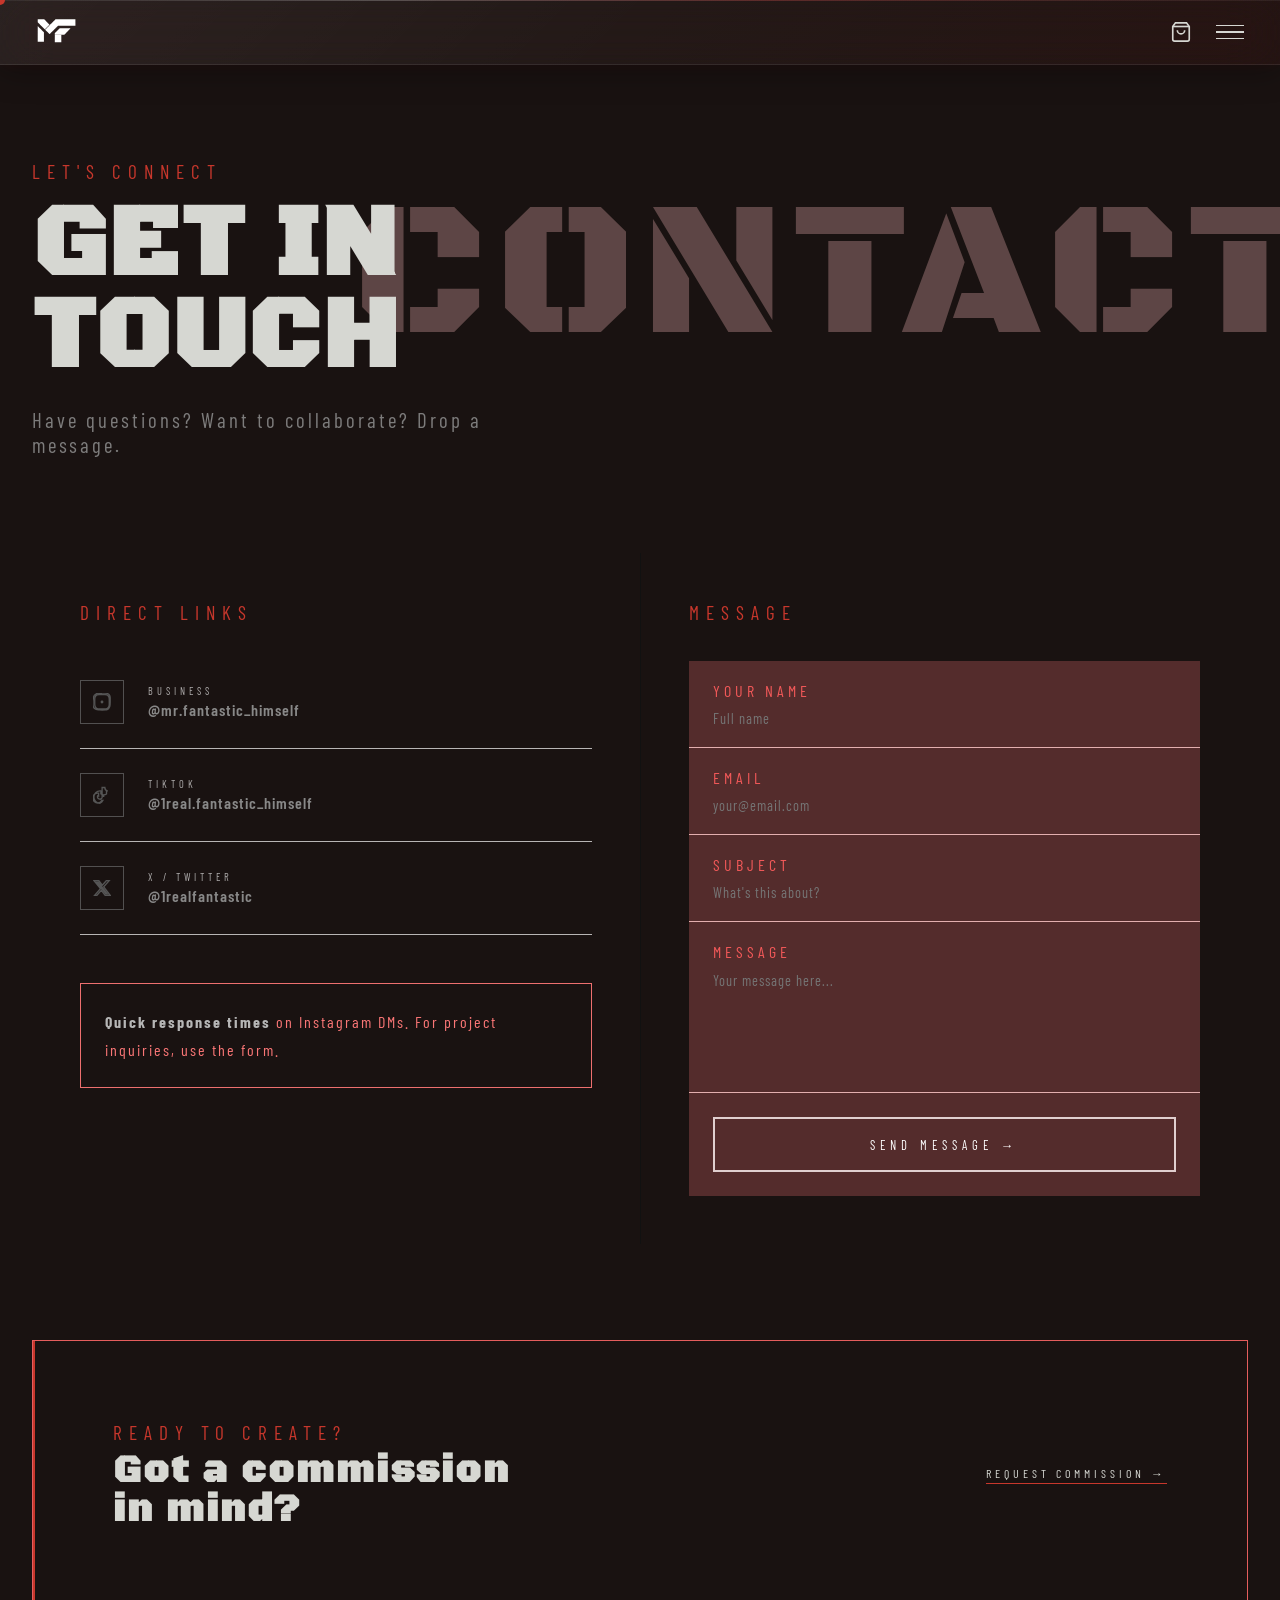
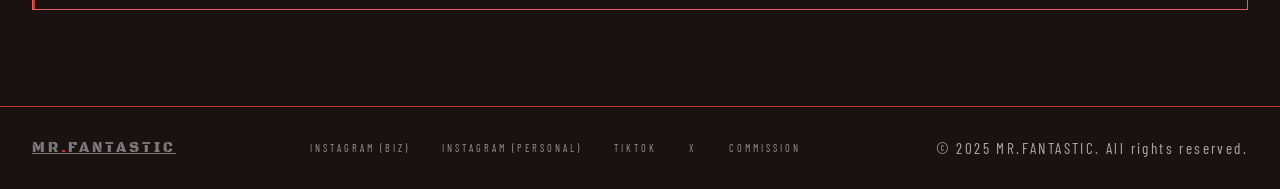
<file: contact.html>
<!DOCTYPE html>
<html lang="en">
<head>
<meta charset="UTF-8">
<meta name="viewport" content="width=device-width, initial-scale=1.0">
<!-- Favicon - Primary -->
<link rel="icon" type="image/svg+xml" href="/favicon/favicon.svg">
<link rel="icon" type="image/png" sizes="96x96" href="/favicon/favicon-96x96.png">
<link rel="shortcut icon" href="/favicon/favicon.ico">
<link rel="apple-touch-icon" sizes="180x180" href="/favicon/apple-touch-icon.png">
<meta name="apple-mobile-web-app-title" content="M.F.">
<link rel="manifest" href="/favicon/site.webmanifest">

<title>Contact — MR.FANTASTIC</title>
<link href="https://fonts.googleapis.com/css2?family=Black+Ops+One&family=Barlow:wght@300;400;500&family=Barlow+Condensed:wght@400;600;700&display=swap" rel="stylesheet">
<link rel="stylesheet" href="css/style.css">
<link rel="stylesheet" href="css/contact.css">

<!-- SEO Meta Tags -->
<meta name="description" content="Get in touch with MR.FANTASTIC — Instagram, TikTok, X, or send a direct message.">
<meta name="keywords" content="contact, message, Instagram, TikTok, X, social media, artist contact">

<!-- Open Graph / Facebook / Instagram / iMessage -->
<meta property="og:type" content="website">
<meta property="og:url" content="https://mrfantastic.art/contact.html">
<meta property="og:title" content="Contact — MR.FANTASTIC">
<meta property="og:description" content="Let's connect. Have questions? Want to collaborate? Drop a message.">
<meta property="og:image" content="https://mrfantastic.art/images/Sailor%20Big%20Sexy.JPG">
<meta property="og:image:width" content="1200">
<meta property="og:image:height" content="630">
<meta property="og:site_name" content="MR.FANTASTIC">

<!-- Twitter Card -->
<meta name="twitter:card" content="summary_large_image">
<meta name="twitter:url" content="https://mrfantastic.art/contact.html">
<meta name="twitter:title" content="Contact — MR.FANTASTIC">
<meta name="twitter:description" content="Let's connect. Have questions? Want to collaborate?">
<meta name="twitter:image" content="https://mrfantastic.art/images/Sailor%20Big%20Sexy.JPG">
</head>
<body>

<div class="cursor" id="cursor"></div>

<!-- NAV -->
<nav>
  <a href="index.html" class="nav-logo">
    <img src="images/FantasticLogo.svg" alt="MR.FANTASTIC Logo" class="logo-img">
  </a>
  <div class="nav-right">
    <a href="shop.html" class="nav-shop-icon" aria-label="Shop">
      <svg viewBox="0 0 24 24" xmlns="http://www.w3.org/2000/svg">
        <path d="M6 2L3 6v14a2 2 0 002 2h14a2 2 0 002-2V6l-3-4z"/>
        <line x1="3" y1="6" x2="21" y2="6"/>
        <path d="M16 10a4 4 0 01-8 0"/>
      </svg>
    </a>
    <button class="hamburger" id="hamburger" aria-label="Menu">
      <span></span><span></span><span></span>
    </button>
  </div>
</nav>

<!-- MENU OVERLAY -->
<div class="menu-overlay" id="menuOverlay">
  <a href="index.html">Home</a>
  <a href="portfolio.html">Portfolio</a>
  <a href="about.html">About</a>
  <a href="commission.html">Commission</a>
  <a href="shop.html">Shop</a>
  <a href="contact.html">Contact</a>
  <div class="menu-social">
    <a href="https://www.instagram.com/mr.fantastic_himself?igsh=MThpeDRyM3cyNDVtcQ==" target="_blank" rel="noopener">INSTAGRAM (BIZ)</a>
    <a href="https://www.instagram.com/1real.fantastic?igsh=bTJzbXhlbjJ1ZHN1" target="_blank" rel="noopener">INSTAGRAM (PERSONAL)</a>
    <a href="https://www.tiktok.com/@1real.fantastic_himself?_r=1&_t=ZS-95LBvkgoq8u" target="_blank" rel="noopener">TIKTOK</a>
    <a href="https://x.com/1realfantastic?s=11" target="_blank" rel="noopener">X</a>
  </div>
</div>

<!-- CONTACT HERO -->
<section class="contact-hero">
  <span class="section-label">Let's connect</span>
  <h1>GET IN<br>TOUCH</h1>
  <p>Have questions? Want to collaborate? Drop a message.</p>
</section>

<!-- CONTACT GRID -->
<div class="contact-grid">
  
  <!-- SOCIAL CHANNELS -->
  <div class="contact-channels">
    <span class="section-label">Direct links</span>
    
    <ul class="channel-list">
      <a href="https://www.instagram.com/mr.fantastic_himself?igsh=MThpeDRyM3cyNDVtcQ==" target="_blank" rel="noopener" class="channel-item">
        <div class="channel-icon">
          <svg viewBox="0 0 24 24"><circle cx="12" cy="12" r="1"/><path d="M12 2c2.7 0 3.014.009 4.042.058 1.027.048 1.735.223 2.35.475.636.247 1.175.577 1.675 1.077.5.5.83 1.04 1.077 1.675.252.615.427 1.323.475 2.35.049 1.028.058 1.342.058 4.042s-.009 3.014-.058 4.042c-.048 1.027-.223 1.735-.475 2.35-.247.636-.577 1.175-1.077 1.675-.5.5-1.04.83-1.675 1.077-.615.252-1.323.427-2.35.475-1.028.049-1.342.058-4.042.058s-3.014-.009-4.042-.058c-1.027-.048-1.735-.223-2.35-.475-.636-.247-1.175-.577-1.675-1.077-.5-.5-.83-1.04-1.077-1.675-.252-.615-.427-1.323-.475-2.35-.049-1.028-.058-1.342-.058-4.042s.009-3.014.058-4.042c.048-1.027.223-1.735.475-2.35.247-.636.577-1.175 1.077-1.675.5-.5 1.04-.83 1.675-1.077.615-.252 1.323-.427 2.35-.475C8.986 2.009 9.3 2 12 2m0-2C9.237 0 8.885.008 7.839.058 6.794.107 6.052.282 5.418.533c-.657.255-1.215.597-1.77 1.152C2.093 2.24 1.751 2.798 1.496 3.456.755 4.808.565 5.557.5 7.357.059 9.237 0 9.585 0 12c0 2.763.008 3.115.058 4.161.049 1.045.224 1.787.475 2.421.256.657.598 1.215 1.153 1.77.555.555 1.113.897 1.77 1.152 1.352.703 2.101.893 3.901.958 1.88.06 2.228.149 4.974.149 2.763 0 3.115-.008 4.161-.058 1.045-.049 1.787-.224 2.421-.475.657-.256 1.215-.598 1.77-1.153.555-.555.897-1.113 1.152-1.77.703-1.352.893-2.101.958-3.901.06-1.88.149-2.228.149-4.974 0-2.763-.008-3.115-.058-4.161-.049-1.045-.224-1.787-.475-2.421-.256-.657-.598-1.215-1.153-1.77-.555-.555-1.113-.897-1.77-1.152-1.352-.703-2.101-.893-3.901-.958-1.88-.06-2.228-.149-4.974-.149z"/></svg>
        </div>
        <div class="channel-info">
          <span class="channel-name">Business</span>
          <span class="channel-handle">@mr.fantastic_himself</span>
        </div>
      </a>

      <a href="https://www.tiktok.com/@1real.fantastic_himself?_r=1&_t=ZS-95LBvkgoq8u" target="_blank" rel="noopener" class="channel-item">
        <div class="channel-icon">
          <svg viewBox="0 0 24 24"><path d="M19.59 6.69a4.83 4.83 0 0 1-3.77-4.25V2h-3.68v13.67a2.89 2.89 0 1 1-5.79-2.64c.36.2.74.38 1.13.51V9.5a6.6 6.6 0 0 0-1.13-.1 6.6 6.6 0 0 0-6.6 6.6 6.6 6.6 0 0 0 6.6 6.6 6.63 6.63 0 0 0 5.59-3.5h1.37A8.23 8.23 0 0 1 9.35 23 8.23 8.23 0 0 1 1.13 14.77a8.23 8.23 0 0 1 8.22-8.22 8 8 0 0 1 1.13.1v3.68a4.83 4.83 0 0 1 3.77 4.25V12a7.1 7.1 0 0 0 3.77-1.3V6.69z"/></svg>
        </div>
        <div class="channel-info">
          <span class="channel-name">TikTok</span>
          <span class="channel-handle">@1real.fantastic_himself</span>
        </div>
      </a>

      <a href="https://x.com/1realfantastic?s=11" target="_blank" rel="noopener" class="channel-item">
        <div class="channel-icon">
          <svg viewBox="0 0 24 24"><path d="M18.244 2.25h3.308l-7.227 8.26 8.502 11.24h-6.657l-5.07-6.62-5.848 6.62H2.18l7.732-8.835L1.254 2.25h6.554l4.596 6.084 5.308-6.084zm-1.161 17.52h1.833L7.084 4.126H5.117z"/></svg>
        </div>
        <div class="channel-info">
          <span class="channel-name">X / Twitter</span>
          <span class="channel-handle">@1realfantastic</span>
        </div>
      </a>
    </ul>

    <div class="contact-note">
      <p><strong>Quick response times</strong> on Instagram DMs. For project inquiries, use the form.</p>
    </div>
  </div>

  <!-- CONTACT FORM -->
  <div class="contact-form-wrap">
    <span class="section-label">Message</span>
    
    <div id="contactFormEl" class="contact-form">
      <div class="cf-field">
        <label for="cfname">Your name</label>
        <input type="text" id="cfname" placeholder="Full name" autocomplete="off">
      </div>
      <div class="cf-field">
        <label for="cfemail">Email</label>
        <input type="email" id="cfemail" placeholder="your@email.com" autocomplete="off">
      </div>
      <div class="cf-field">
        <label for="cfsubject">Subject</label>
        <input type="text" id="cfsubject" placeholder="What's this about?">
      </div>
      <div class="cf-field">
        <label for="cfmsg">Message</label>
        <textarea id="cfmsg" placeholder="Your message here..."></textarea>
      </div>
      <div class="cf-submit">
        <button id="cfSubmit">Send message →</button>
      </div>
    </div>

    <div id="cfSuccess" class="cf-success">
      <h3>MESSAGE<br>SENT.</h3>
      <p>Thanks for reaching out. I'll get back to you soon.</p>
    </div>
  </div>

</div>

<!-- COMMISSION REDIRECT -->
<div class="contact-redirect">
  <div class="contact-redirect-text">
    <span class="section-label">Ready to create?</span>
    <h3>Got a commission<br>in mind?</h3>
  </div>
  <a href="commission.html" class="contact-redirect-link">Request commission →</a>
</div>

<!-- FOOTER -->
<footer>
  <a href="index.html" class="footer-logo">MR<span>.</span>FANTASTIC</a>
  <div class="footer-links">
    <a href="https://www.instagram.com/mr.fantastic_himself?igsh=MThpeDRyM3cyNDVtcQ==" target="_blank" rel="noopener">Instagram (Biz)</a>
    <a href="https://www.instagram.com/1real.fantastic?igsh=bTJzbXhlbjJ1ZHN1" target="_blank" rel="noopener">Instagram (Personal)</a>
    <a href="https://www.tiktok.com/@1real.fantastic_himself?_r=1&_t=ZS-95LBvkgoq8u" target="_blank" rel="noopener">TikTok</a>
    <a href="https://x.com/1realfantastic?s=11" target="_blank" rel="noopener">X</a>
    <a href="commission.html">Commission</a>
  </div>
  <p class="footer-copy">© 2025 MR.FANTASTIC. All rights reserved.</p>
</footer>

<button class="back-to-top" id="backToTop" aria-label="Back to top">
  <svg viewBox="0 0 24 24"><polyline points="18 15 12 9 6 15"/></svg>
</button>

<script src="js/script.js"></script>
</body>
</html>
</file>
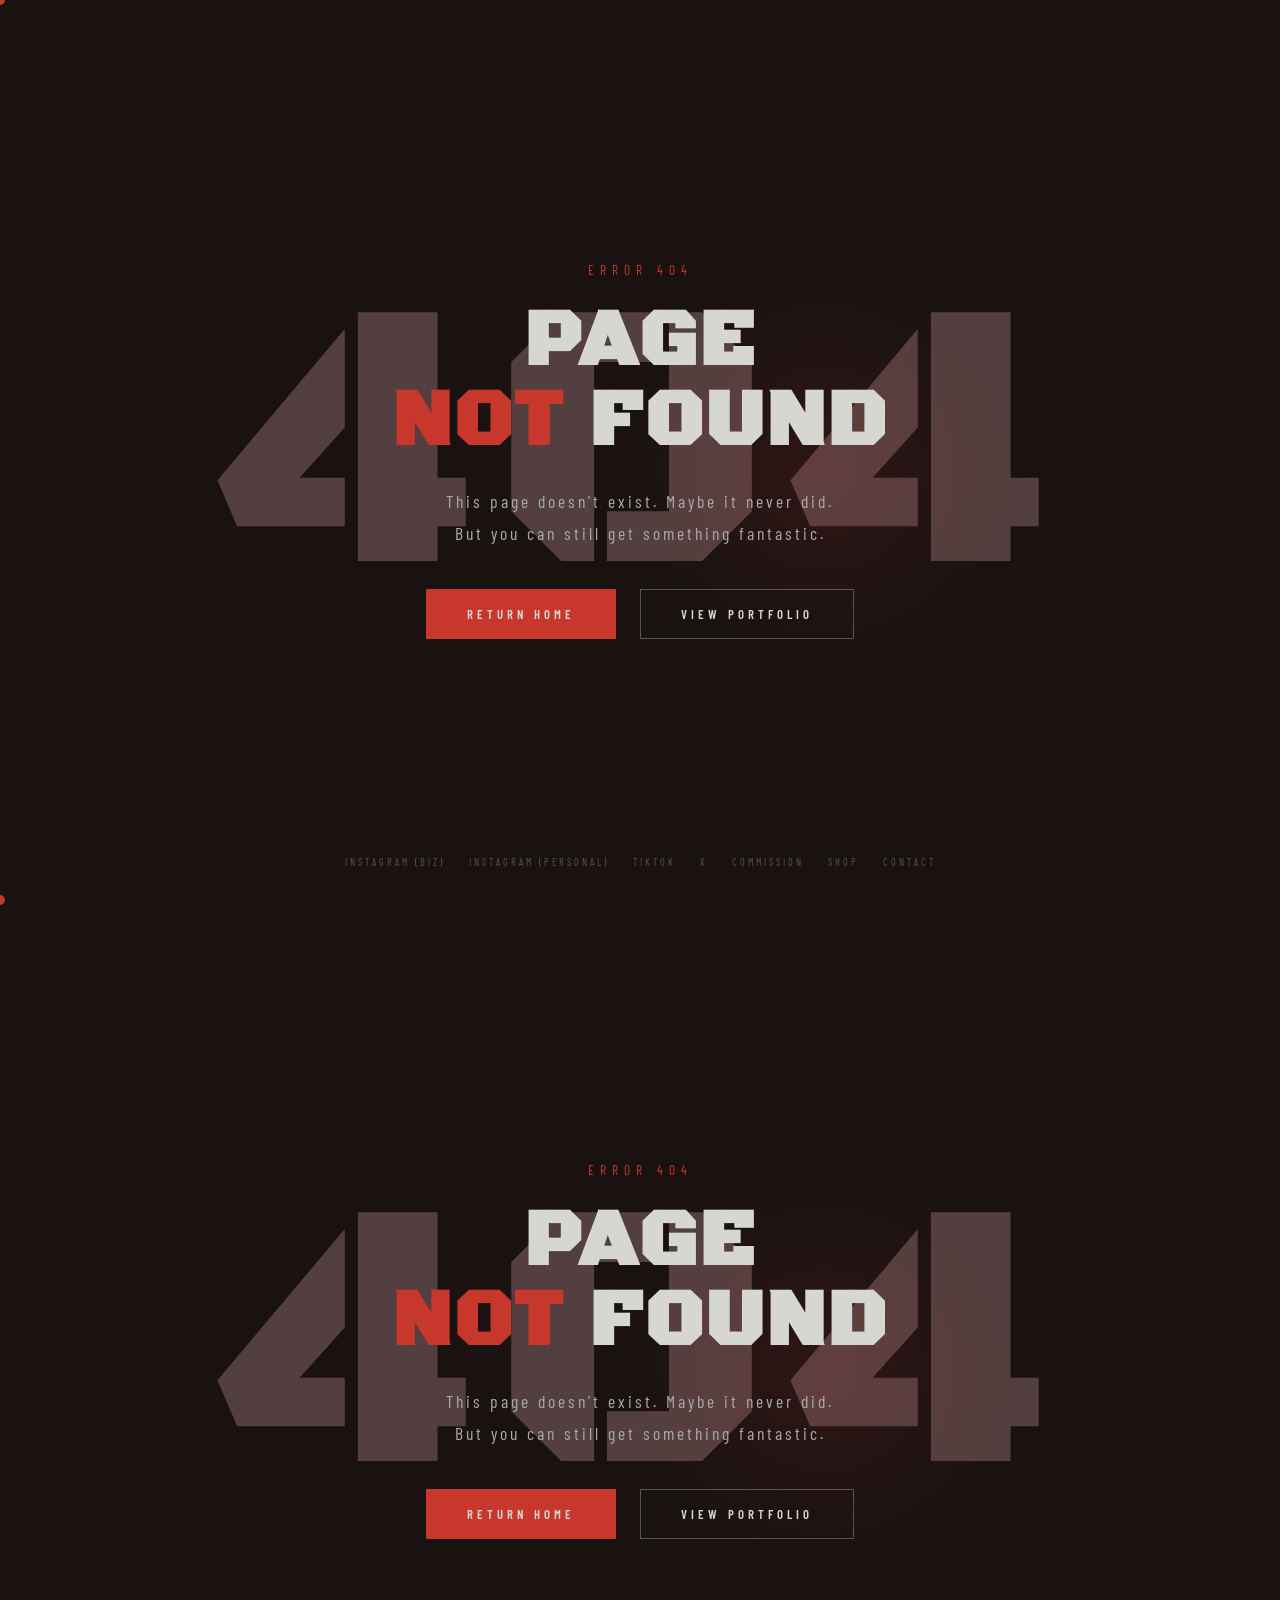
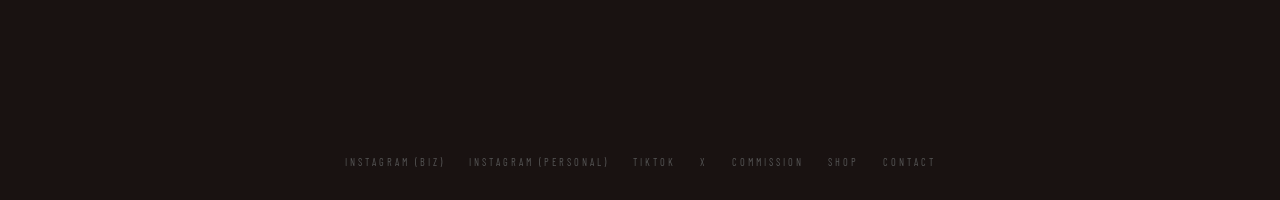
<file: error404.html>
<!DOCTYPE html>
<html lang="en">
<head>
<meta charset="UTF-8">
<meta name="viewport" content="width=device-width, initial-scale=1.0">
<!-- Favicon - Primary -->
<link rel="icon" type="image/svg+xml" href="/favicon/favicon.svg">
<link rel="icon" type="image/png" sizes="96x96" href="/favicon/favicon-96x96.png">
<link rel="shortcut icon" href="/favicon/favicon.ico">
<link rel="apple-touch-icon" sizes="180x180" href="/favicon/apple-touch-icon.png">
<meta name="apple-mobile-web-app-title" content="M.F.">
<link rel="manifest" href="/favicon/site.webmanifest">

<title>404 — Page Not Found | MR.FANTASTIC</title>

<!-- Fonts -->
<link href="https://fonts.googleapis.com/css2?family=Black+Ops+One&family=Barlow:wght@300;400;500&family=Barlow+Condensed:wght@400;600;700&display=swap" rel="stylesheet">

<!-- Styles -->
<link rel="stylesheet" href="css/style.css">
<link rel="stylesheet" href="css/error404.css">

<!-- SEO Meta Tags -->
<meta name="description" content="Page not found — MR.FANTASTIC. Return home or explore the portfolio.">
<meta name="robots" content="noindex, follow">

<!-- Open Graph -->
<meta property="og:type" content="website">
<meta property="og:url" content="https://mrfantastic.art/404.html">
<meta property="og:title" content="404 — Page Not Found | MR.FANTASTIC">
<meta property="og:description" content="This page doesn't exist. But you can still get something fantastic.">
<meta property="og:image" content="https://mrfantastic.art/images/Sailor%20Big%20Sexy.JPG">
<meta property="og:site_name" content="MR.FANTASTIC">

<!-- Twitter -->
<meta name="twitter:card" content="summary_large_image">
<meta name="twitter:title" content="404 — Page Not Found | MR.FANTASTIC">
<meta name="twitter:description" content="This page doesn't exist. But you can still get something fantastic.">
<meta name="twitter:image" content="https://mrfantastic.art/images/Sailor%20Big%20Sexy.JPG">
</head>
<body>

<div class="cursor" id="cursor"></div>

<!-- 404 PAGE -->
<main class="error-page">
  <div class="error-glow"></div>
  
  <div class="error-content">
    <span class="error-badge">Error 404</span>
    <h1 class="error-title">PAGE<br><span>NOT</span> FOUND</h1>
    <p class="error-message">
      This page doesn't exist. Maybe it never did.<br>
      But you can still get something fantastic.
    </p>
    
    <div class="error-actions">
      <a href="index.html" class="error-btn primary">Return Home</a>
      <a href="portfolio.html" class="error-btn secondary">View Portfolio</a>
    </div>
  </div>
  
  <div class="error-footer">
    <div class="error-social">
      <a href="https://www.instagram.com/mr.fantastic_himself?igsh=MThpeDRyM3cyNDVtcQ==" target="_blank" rel="noopener">Instagram (Biz)</a>
      <a href="https://www.instagram.com/1real.fantastic?igsh=bTJzbXhlbjJ1ZHN1" target="_blank" rel="noopener">Instagram (Personal)</a>
      <a href="https://www.tiktok.com/@1real.fantastic_himself?_r=1&_t=ZS-95LBvkgoq8u" target="_blank" rel="noopener">TikTok</a>
      <a href="https://x.com/1realfantastic?s=11" target="_blank" rel="noopener">X</a>
      <a href="commission.html">Commission</a>
      <a href="shop.html">Shop</a>
      <a href="contact.html">Contact</a>
    </div>
  </div>
</main>

<script src="js/script.js"></script>
</body>
</html><!DOCTYPE html>
<html lang="en">
<head>
<meta charset="UTF-8">
<meta name="viewport" content="width=device-width, initial-scale=1.0">
<link rel="icon" type="image/svg+xml" href="/favicon/favicon.svg">
<link rel="icon" type="image/png" sizes="96x96" href="/favicon/favicon-96x96.png">
<link rel="icon" type="image/x-icon" href="/favicon/favicon.ico">
<link rel="apple-touch-icon" sizes="180x180" href="/favicon/apple-touch-icon.png">
<link rel="manifest" href="/favicon/site.webmanifest">
<title>404 — Page Not Found | MR.FANTASTIC</title>

<!-- Fonts -->
<link href="https://fonts.googleapis.com/css2?family=Black+Ops+One&family=Barlow:wght@300;400;500&family=Barlow+Condensed:wght@400;600;700&display=swap" rel="stylesheet">

<!-- Styles -->
<link rel="stylesheet" href="css/style.css">
<link rel="stylesheet" href="css/error404.css">

<!-- SEO Meta Tags -->
<meta name="description" content="Page not found — MR.FANTASTIC. Return home or explore the portfolio.">
<meta name="robots" content="noindex, follow">

<!-- Open Graph -->
<meta property="og:type" content="website">
<meta property="og:url" content="https://mrfantastic.art/404.html">
<meta property="og:title" content="404 — Page Not Found | MR.FANTASTIC">
<meta property="og:description" content="This page doesn't exist. But you can still get something fantastic.">
<meta property="og:image" content="https://mrfantastic.art/images/Sailor%20Big%20Sexy.JPG">
<meta property="og:site_name" content="MR.FANTASTIC">

<!-- Twitter -->
<meta name="twitter:card" content="summary_large_image">
<meta name="twitter:title" content="404 — Page Not Found | MR.FANTASTIC">
<meta name="twitter:description" content="This page doesn't exist. But you can still get something fantastic.">
<meta name="twitter:image" content="https://mrfantastic.art/images/Sailor%20Big%20Sexy.JPG">
</head>
<body>

<div class="cursor" id="cursor"></div>

<!-- 404 PAGE -->
<main class="error-page">
  <div class="error-glow"></div>
  
  <div class="error-content">
    <span class="error-badge">Error 404</span>
    <h1 class="error-title">PAGE<br><span>NOT</span> FOUND</h1>
    <p class="error-message">
      This page doesn't exist. Maybe it never did.<br>
      But you can still get something fantastic.
    </p>
    
    <div class="error-actions">
      <a href="index.html" class="error-btn primary">Return Home</a>
      <a href="portfolio.html" class="error-btn secondary">View Portfolio</a>
    </div>
  </div>
  
  <div class="error-footer">
    <div class="error-social">
      <a href="https://www.instagram.com/mr.fantastic_himself?igsh=MThpeDRyM3cyNDVtcQ==" target="_blank" rel="noopener">Instagram (Biz)</a>
      <a href="https://www.instagram.com/1real.fantastic?igsh=bTJzbXhlbjJ1ZHN1" target="_blank" rel="noopener">Instagram (Personal)</a>
      <a href="https://www.tiktok.com/@1real.fantastic_himself?_r=1&_t=ZS-95LBvkgoq8u" target="_blank" rel="noopener">TikTok</a>
      <a href="https://x.com/1realfantastic?s=11" target="_blank" rel="noopener">X</a>
      <a href="commission.html">Commission</a>
      <a href="shop.html">Shop</a>
      <a href="contact.html">Contact</a>
    </div>
  </div>
</main>

<script src="js/script.js"></script>
</body>
</html>
</file>
<file: css/style.css>
/* ==========================================================
   MR.FANTASTIC — Main Stylesheet
  ========================================================== */

*,
*::before,
*::after {
  box-sizing: border-box;
  margin: 0;
  padding: 0;
}

:root {
  --red: #c7372c;
  --red-dark: #710d0b;
  --white: #d6d7d2;
  --black: #191211;
  --dark-gray: #4a4743;
  --mid-gray: #94938f;
  --light-gray: #000000;
  --font-display: "Black Ops One", cursive;
  --font-body: "Barlow", sans-serif;
  --font-condensed: "Barlow Condensed", sans-serif;
}

html {
  scroll-behavior: smooth;
}

body {
  background: var(--black);
  color: var(--white);
  font-family: var(--font-body);
  overflow-x: hidden;
  cursor: none;
}

/* ── CUSTOM CURSOR ─────────────────────────────────────── */
.cursor {
  position: fixed;
  width: 10px;
  height: 10px;
  background: var(--red);
  border-radius: 50%;
  pointer-events: none;
  z-index: 9999;
  transform: translate(-50%, -50%);
  transition:
    transform 0.1s ease,
    width 0.2s ease,
    height 0.2s ease;
}
.cursor.hover {
  width: 20px;
  height: 20px;
  background: transparent;
  border: 1.5px solid var(--red);
}

/* ── NAV — LIQUID GLASS ─────────────────────────────────── */
body > nav {
  position: fixed;
  top: 0;
  left: 0;
  right: 0;
  z-index: 100;
  display: flex;
  align-items: center;
  justify-content: space-between;
  padding: 0.5rem 2rem;

  /* Liquid glass base */
  background: linear-gradient(
    135deg,
    rgba(255, 255, 255, 0.07) 0%,
    rgba(255, 255, 255, 0.03) 50%,
    rgba(229, 57, 53, 0.05) 100%
  );
  backdrop-filter: blur(28px) saturate(180%) brightness(1.05);
  -webkit-backdrop-filter: blur(28px) saturate(180%) brightness(1.05);

  /* Glass edge */
  border-bottom: 1px solid rgba(255, 255, 255, 0.08);
  box-shadow:
    0 1px 0 rgba(255, 255, 255, 0.06) inset,
    /* top inner highlight */ 0 4px 32px rgba(0, 0, 0, 0.35),
    /* depth shadow */ 0 1px 12px rgba(229, 57, 53, 0.06); /* faint red bloom */

  transition:
    transform 0.4s cubic-bezier(0.77, 0, 0.175, 1),
    background 0.4s ease,
    box-shadow 0.4s ease;

  /* Liquid shimmer pseudo layer */
  overflow: hidden;
}

/* Animated shimmer sweep */
body > nav::before {
  content: "";
  position: absolute;
  top: 0;
  left: -100%;
  width: 60%;
  height: 100%;
  background: linear-gradient(
    105deg,
    transparent 40%,
    rgba(255, 255, 255, 0.06) 50%,
    transparent 60%
  );
  animation: navShimmer 6s ease-in-out infinite;
  pointer-events: none;
}
@keyframes navShimmer {
  0% {
    left: -100%;
  }
  50% {
    left: 140%;
  }
  100% {
    left: 140%;
  }
}

/* Subtle top specular line */
body > nav::after {
  content: "";
  position: absolute;
  top: 0;
  left: 0;
  right: 0;
  height: 1px;
  background: linear-gradient(
    90deg,
    transparent,
    rgba(255, 255, 255, 0.18) 30%,
    rgba(229, 57, 53, 0.25) 60%,
    transparent
  );
  pointer-events: none;
}

body > nav.nav-hidden {
  transform: translateY(-100%);
}

.nav-logo {
  display: flex;
  align-items: center;
  z-index: 110;
  position: relative;
}

.logo-img {
  height: 48px;
  width: auto;
  display: block;
  filter: invert(1) brightness(2);
  transition:
    filter 0.3s ease,
    transform 0.3s ease;
}

/* Logo colour-change hover — preserved */
.nav-logo:hover .logo-img {
  transform: scale(1.05);
  filter: invert(1) brightness(1) drop-shadow(0 0 8px var(--red));
}

/* Nav right cluster — shop icon + hamburger */
.nav-right {
  display: flex;
  align-items: center;
  gap: 1rem;
  z-index: 110;
  position: relative;
}

/* Shop icon in nav */
.nav-shop-icon {
  display: flex;
  align-items: center;
  justify-content: center;
  background: none;
  border: none;
  padding: 4px;
  text-decoration: none;
  color: var(--white);
  transition: color 0.2s;
  cursor: none;
}
.nav-shop-icon:hover {
  color: var(--red);
}
.nav-shop-icon svg {
  width: 22px;
  height: 22px;
  stroke: currentColor;
  fill: none;
  stroke-width: 1.8;
  display: block;
}

.hamburger {
  display: flex;
  flex-direction: column;
  gap: 5px;
  cursor: none;
  z-index: 110;
  background: none;
  border: none;
  padding: 4px;
}
.hamburger span {
  display: block;
  width: 28px;
  height: 1.5px;
  background: var(--white);
  transition: all 0.35s cubic-bezier(0.77, 0, 0.175, 1);
  transform-origin: center;
}
.hamburger.open span:nth-child(1) {
  transform: translateY(6.5px) rotate(45deg);
}
.hamburger.open span:nth-child(2) {
  opacity: 0;
  transform: scaleX(0);
}
.hamburger.open span:nth-child(3) {
  transform: translateY(-6.5px) rotate(-45deg);
}

/* ── MENU OVERLAY ──────────────────────────────────────── */
.menu-overlay {
  position: fixed;
  inset: 0;
  background: var(--black);
  z-index: 90;
  display: flex;
  flex-direction: column;
  justify-content: center;
  align-items: flex-start;
  padding: 0 2rem;
  clip-path: circle(0% at calc(100% - 3rem) 3rem);
  transition: clip-path 0.6s cubic-bezier(0.77, 0, 0.175, 1), visibility 0.6s;
  pointer-events: none;
  visibility: hidden;
}
.menu-overlay.open {
  clip-path: circle(150% at calc(100% - 3rem) 3rem);
  pointer-events: all;
  visibility: visible;
}

.menu-overlay a {
  font-family: var(--font-display);
  font-size: clamp(2.5rem, 8vw, 6rem);
  color: var(--white);
  text-decoration: none;
  letter-spacing: 2px;
  line-height: 1.1;
  display: block;
  transition:
    color 0.2s ease,
    transform 0.2s ease;
  opacity: 0;
  transform: translateX(-30px);
}
.menu-overlay.open a {
  opacity: 1;
  transform: translateX(0);
}
.menu-overlay.open a:nth-child(1) {
  transition:
    opacity 0.4s 0.2s,
    transform 0.4s 0.2s,
    color 0.2s;
}
.menu-overlay.open a:nth-child(2) {
  transition:
    opacity 0.4s 0.28s,
    transform 0.4s 0.28s,
    color 0.2s;
}
.menu-overlay.open a:nth-child(3) {
  transition:
    opacity 0.4s 0.36s,
    transform 0.4s 0.36s,
    color 0.2s;
}
.menu-overlay.open a:nth-child(4) {
  transition:
    opacity 0.4s 0.44s,
    transform 0.4s 0.44s,
    color 0.2s;
}
.menu-overlay.open a:nth-child(5) {
  transition:
    opacity 0.4s 0.52s,
    transform 0.4s 0.52s,
    color 0.2s;
}
.menu-overlay a:hover {
  color: var(--red);
  transform: translateX(12px) !important;
}

.menu-overlay a.nav-active {
    color: var(--red);
    pointer-events: none;
}

.menu-social {
  position: absolute;
  bottom: 2.5rem;
  left: 2rem;
  display: flex;
  gap: 1.5rem;
}
.menu-social a {
  font-family: var(--font-condensed);
  font-size: 0.75rem !important;
  letter-spacing: 3px;
  color: #555 !important;
  transform: none !important;
}
.menu-social a:hover {
  color: var(--white) !important;
  transform: none !important;
}

/* ── HERO (index.html) ─────────────────────────────────── */
.hero {
  position: relative;
  width: 100%;
  height: 100vh;
  overflow: hidden;
  display: flex;
  align-items: flex-end;
}

.hero-bg {
  position: absolute;
  inset: 0;
  background:
    linear-gradient(
      to bottom,
      rgba(10, 10, 10, 0.55) 0%,
      rgba(10, 10, 10, 0) 40%,
      rgba(10, 10, 10, 0.85) 100%
    ),
    linear-gradient(to right, rgba(10, 10, 10, 0.4) 0%, transparent 60%);
  z-index: 1;
}

.hero-featured video {
  position: absolute;
  inset: 0;
  width: 100%;
  height: 100%;
  object-fit: cover;
  object-position: center top;
}

.hero-art {
  position: absolute;
  inset: 0;
  display: grid;
  grid-template-columns: 1fr 1fr 1fr;
  grid-template-rows: 1fr 1fr;
  gap: 2px;
}
.hero-art-panel {
  overflow: hidden;
  position: relative;
}
.hero-art-panel::after {
  content: "";
  position: absolute;
  inset: 0;
  background: var(--color);
  opacity: 0.82;
}
.hero-art-panel:nth-child(1) {
  --color: #1a0a0a;
  grid-column: 1;
  grid-row: 1 / 3;
}
.hero-art-panel:nth-child(2) {
  --color: #0a0a1a;
}
.hero-art-panel:nth-child(3) {
  --color: #0a1a0a;
}
.hero-art-panel:nth-child(4) {
  --color: #1a1a0a;
}
.hero-art-panel:nth-child(5) {
  --color: #0a0a0a;
}

.hero-featured {
  position: absolute;
  inset: 0;
  background: radial-gradient(ellipse at 70% 40%, #1a0505 0%, #0a0a0a 60%);
}

.hero-glow {
  position: absolute;
  top: 10%;
  right: 15%;
  width: 300px;
  height: 300px;
  background: radial-gradient(
    circle,
    rgba(229, 57, 53, 0.18) 0%,
    transparent 70%
  );
  pointer-events: none;
  z-index: 2;
  animation: pulse 4s ease-in-out infinite;
}
@keyframes pulse {
  0%,
  100% {
    opacity: 0.6;
    transform: scale(1);
  }
  50% {
    opacity: 1;
    transform: scale(1.1);
  }
}

.hero-content {
  position: relative;
  z-index: 3;
  padding: 0 2rem 3rem;
  width: 100%;
}

.hero-eyebrow {
  font-family: var(--font-condensed);
  font-size: 0.7rem;
  letter-spacing: 5px;
  color: var(--red);
  margin-bottom: 0.75rem;
  opacity: 0;
  animation: fadeUp 0.8s 0.3s forwards;
}

.hero-title {
  font-family: var(--font-display);
  font-size: clamp(3.5rem, 12vw, 10rem);
  line-height: 0.9;
  letter-spacing: 2px;
  color: var(--white);
  opacity: 0;
  animation: fadeUp 0.8s 0.5s forwards;
}
.hero-title .accent {
  color: var(--red);
}

.hero-tagline {
  font-family: var(--font-condensed);
  font-size: clamp(1rem, 3vw, 1.5rem);
  font-weight: 400;
  letter-spacing: 6px;
  color: rgba(249, 249, 249, 0.778);
  margin-top: 1rem;
  opacity: 0;
  animation: fadeUp 0.8s 0.7s forwards;
}

.hero-cta {
  display: inline-block;
  margin-top: 2rem;
  padding: 0.9rem 2.5rem;
  border: 1px solid var(--red);
  font-family: var(--font-condensed);
  font-size: 1rem;
  font-weight: 600;
  letter-spacing: 4px;
  color: var(--white);
  text-decoration: none;
  text-transform: uppercase;
  transition:
    background 0.25s,
    color 0.25s;
  opacity: 0;
  animation: fadeUp 0.8s 0.9s forwards;
}
.hero-cta:hover {
  background: var(--red-dark);
  color: var(--white);
}

.hero-scroll {
  position: absolute;
  bottom: 2rem;
  right: 2rem;
  z-index: 3;
  display: flex;
  flex-direction: column;
  align-items: center;
  gap: 8px;
  opacity: 0;
  animation: fadeIn 1s 1.4s forwards;
}
.hero-scroll span {
  font-family: var(--font-condensed);
  font-size: 0.6rem;
  letter-spacing: 3px;
  color: #555;
  writing-mode: vertical-rl;
}
.scroll-line {
  width: 1px;
  height: 50px;
  background: linear-gradient(to bottom, var(--red), transparent);
  animation: scrollLine 2s ease-in-out infinite;
}
@keyframes scrollLine {
  0% {
    transform: scaleY(0);
    transform-origin: top;
  }
  50% {
    transform: scaleY(1);
    transform-origin: top;
  }
  51% {
    transform-origin: bottom;
  }
  100% {
    transform: scaleY(0);
    transform-origin: bottom;
  }
}

/* ── KEYFRAMES ─────────────────────────────────────────── */
@keyframes fadeUp {
  from {
    opacity: 0;
    transform: translateY(24px);
  }
  to {
    opacity: 1;
    transform: translateY(0);
  }
}
@keyframes fadeIn {
  from {
    opacity: 0;
  }
  to {
    opacity: 1;
  }
}

/* ── SECTION LABEL (shared) ────────────────────────────── */
.section-label {
  font-family: var(--font-condensed);
  font-size: 1.2rem;
  letter-spacing: 7px;
  color: var(--red);
  text-transform: uppercase;
  margin-bottom: 1rem;
  display: block;
}

/* ── FEATURED WORKS (index.html) ───────────────────────── */
.works {
  padding: 6rem 2rem;
  position: relative;
}

.works-header {
  display: flex;
  align-items: flex-end;
  justify-content: space-between;
  margin-bottom: 3rem;
  flex-wrap: wrap;
  gap: 1rem;
}

.works-title {
  font-family: var(--font-display);
  font-size: clamp(1.8rem, 5vw, 3.5rem);
  letter-spacing: 2px;
  line-height: 1;
}

.works-link {
  font-family: var(--font-condensed);
  font-size: 1rem;
  letter-spacing: 4px;
  color: #cbc9c9;
  text-decoration: none;
  border-bottom: 1px solid #333;
  padding-bottom: 2px;
  transition:
    color 0.2s,
    border-color 0.2s;
}
.works-link:hover {
  color: var(--red);
  border-color: var(--white);
}

.works-grid {
  display: grid;
  grid-template-columns: repeat(3, 1fr);
  gap: 3px;
}

.work-item {
  position: relative;
  aspect-ratio: 4/5;
  overflow: hidden;
  background: #111;
  cursor: none;
}
.work-item::before {
  content: "";
  position: absolute;
  inset: 0;
  background: linear-gradient(
    to top,
    rgba(10, 10, 10, 0.95) 0%,
    transparent 50%
  );
  z-index: 1;
  opacity: 0;
  transition: opacity 0.35s ease;
}
.work-item:hover::before {
  opacity: 1;
}

.work-placeholder {
  width: 100%;
  height: 100%;
  display: flex;
  align-items: center;
  justify-content: center;
  font-family: var(--font-display);
  font-size: 3rem;
  color: #222;
  transition: transform 0.6s cubic-bezier(0.25, 0.46, 0.45, 0.94);
}
.work-item:hover .work-placeholder {
  transform: scale(1.05);
}

.work-item:nth-child(1) .work-placeholder {
  background: linear-gradient(135deg, #1a0505 0%, #2d0a0a 100%);
  color: #3d1010;
}
.work-item:nth-child(2) .work-placeholder {
  background: linear-gradient(135deg, #0a0a1a 0%, #0d0d2e 100%);
  color: #1a1a3d;
}
.work-item:nth-child(3) .work-placeholder {
  background: linear-gradient(135deg, #0a1a0a 0%, #0d2e0d 100%);
  color: #1a3d1a;
}
.work-item:nth-child(4) .work-placeholder {
  background: linear-gradient(135deg, #1a1005 0%, #2d1f0a 100%);
  color: #3d2a10;
}
.work-item:nth-child(5) .work-placeholder {
  background: linear-gradient(135deg, #0a0510 0%, #150a1e 100%);
  color: #200f30;
}
.work-item:nth-child(6) .work-placeholder {
  background: linear-gradient(135deg, #100505 0%, #1a0808 100%);
  color: #2d1010;
}

.work-info {
  position: absolute;
  bottom: 0;
  left: 0;
  right: 0;
  padding: 1.25rem;
  z-index: 2;
  transform: translateY(8px);
  opacity: 0;
  transition: all 0.35s ease;
}
.work-item:hover .work-info {
  opacity: 1;
  transform: translateY(0);
}

.work-name {
  font-family: var(--font-condensed);
  font-size: 1.3rem;
  font-weight: 800;
  letter-spacing: 2px;
  color: var(--white);
  text-transform: uppercase;
}
.work-tag {
  font-family: var(--font-condensed);
  font-size: 1rem;
  letter-spacing: 3px;
  color: var(--red);
  margin-top: 3px;
}

/* ── COMMISSION BANNER (shared) ────────────────────────── */
.commission-banner {
  margin: 0 2rem 6rem;
  border: 1px solid #ffffff;
  padding: 4rem 3rem;
  display: flex;
  align-items: center;
  justify-content: space-between;
  gap: 2rem;
  flex-wrap: wrap;
  position: relative;
  overflow: hidden;
}
.commission-banner::before {
  content: "";
  position: absolute;
  top: 0;
  left: 0;
  bottom: 0;
  width: 3px;
  background: var(--red);
}

.commission-banner-glow {
  position: absolute;
  top: -50%;
  right: -10%;
  width: 400px;
  height: 400px;
  background: radial-gradient(
    circle,
    rgba(243, 77, 74, 0.08) 0%,
    transparent 70%
  );
  pointer-events: none;
}

.commission-text .label {
  font-family: var(--font-condensed);
  font-size: 1rem;
  letter-spacing: 8px;
  text-transform: uppercase;
  color: var(--red);
  margin-bottom: 0.75rem;
  display: block;
}
.commission-text h2 {
  font-family: var(--font-display);
  font-size: clamp(1.8rem, 4vw, 3rem);
  line-height: 1.05;
  letter-spacing: 1px;
}
.commission-text p {
  margin-top: 1rem;
  font-size: 0.95rem;
  color: #c6c4c4;
  font-weight: 400;
  max-width: 400px;
  line-height: 1.7;
}

.btn-commission {
  display: inline-block;
  padding: 1.1rem 3rem;
  background: var(--red);
  font-family: var(--font-condensed);
  font-size: 0.8rem;
  font-weight: 900;
  letter-spacing: 4px;
  color: var(--white);
  text-decoration: none;
  text-transform: uppercase;
  transition:
    background 0.2s,
    transform 0.2s;
  flex-shrink: 0;
}
.btn-commission:hover {
  background: var(--red-dark);
  transform: translateY(-2px);
}

/* ── PAGE HEADER (shared: commission + portfolio) ──────── */
.page-header {
  padding: 10rem 2rem 5rem;
  position: relative;
  overflow: hidden;
  isolation: isolate;
}
.page-header::before {
  content: attr(data-watermark);
  position: absolute;
  top: 50%;
  left: 50%;
  transform: translate(-35%, -50%);
  font-family: var(--font-display);
  font-size: clamp(3rem, 11vw, 11rem);
  color: rgba(112, 80, 80, 0.676);
  white-space: nowrap;
  pointer-events: none;
  letter-spacing: 4px;
  z-index: -1;
  user-select: none;
}
.page-header .section-label {
  margin-bottom: 1rem;
  position: relative;
  z-index: 1;
}
.page-header h1 {
  font-family: var(--font-display);
  font-size: clamp(2.5rem, 8vw, 6rem);
  line-height: 0.95;
  letter-spacing: 2px;
  position: relative;
  z-index: 1;
}
.page-header p {
  margin-top: 1.25rem;
  font-family: var(--font-condensed);
  font-size: 0.95rem;
  color: #a67777;
  letter-spacing: 2px;
  max-width: 400px;
  position: relative;
  z-index: 1;
}

/* ── FOOTER (shared) ───────────────────────────────────── */
footer {
  border-top: 1px solid #c7372c;
  padding: 2rem;
  display: flex;
  align-items: center;
  justify-content: space-between;
  flex-wrap: wrap;
  gap: 1rem;
}

.footer-logo {
  font-family: var(--font-display);
  font-size: 0.9rem;
  letter-spacing: 3px;
  color: #7a7878;
}
.footer-logo span {
  color: var(--red);
}

.footer-links {
  display: flex;
  gap: 2rem;
}
.footer-links a {
  font-family: var(--font-condensed);
  font-size: 0.65rem;
  letter-spacing: 3px;
  color: #959393;
  text-decoration: none;
  text-transform: uppercase;
  transition: color 0.2s;
}
.footer-links a:hover {
  color: var(--white);
}

.footer-copy {
  font-family: var(--font-condensed);
  font-size: 0.95rem;
  letter-spacing: 2.4px;
  color: #aaa9a9;
}

/* Back to the top button */
.back-to-top {
  position: fixed;
  bottom: 2rem;
  right: 2rem;
  width: 44px;
  height: 44px;
  background: var(--red);
  border: none;
  display: flex;
  align-items: center;
  justify-content: center;
  cursor: none;
  opacity: 0;
  pointer-events: none;
  transition: opacity 0.3s ease, transform 0.3s ease;
  z-index: 200;
}
.back-to-top.visible {
  opacity: 1;
  pointer-events: all;
}
.back-to-top:hover {
  transform: translateY(-3px);
}
.back-to-top svg {
  width: 18px;
  height: 18px;
  stroke: var(--white);
  fill: none;
  stroke-width: 2.5;
}

/* ── RESPONSIVE ────────────────────────────────────────── */

/* Hide custom cursor on touch devices */
@media (hover: none) and (pointer: coarse) {
  body { cursor: auto; }
  .cursor { display: none; }
  a, button, .work-item, .portfolio-item { cursor: pointer; }

  /* Always show work info on touch (no hover) */
  .work-item::before { opacity: 1; }
  .work-info {
    opacity: 1;
    transform: translateY(0);
  }
}

@media (max-width: 768px) {
  .works-grid {
    grid-template-columns: repeat(2, 1fr);
  }
  .commission-banner {
    padding: 2.5rem 1.5rem;
    flex-direction: column;
    align-items: flex-start;
  }
  .btn-commission {
    width: 100%;
    text-align: center;
  }
  .footer-links {
    gap: 1rem;
    flex-wrap: wrap;
  }
  .hero-title {
    font-size: clamp(2.5rem, 13vw, 6rem);
  }
  .menu-overlay a {
    font-size: clamp(2rem, 11vw, 4.5rem);
  }
  .menu-social {
    flex-wrap: wrap;
    gap: 1rem;
    bottom: 1.5rem;
  }
  .section-label {
    font-size: 1rem;
    letter-spacing: 5px;
  }
}

@media (max-width: 480px) {
  .works-grid {
    grid-template-columns: 1fr;
  }
  nav {
    padding: 0.75rem 1.25rem;
  }
  .logo-img {
    height: 38px;
  }
  .works {
    padding: 4rem 1.25rem;
  }
  .works-header {
    flex-direction: column;
    align-items: flex-start;
    gap: 0.5rem;
  }
  .commission-banner {
    margin: 0 1.25rem 4rem;
    padding: 2rem 1.25rem;
  }
  .commission-text h2 {
    font-size: 1.6rem;
  }
  .commission-text p {
    font-size: 0.85rem;
  }
  footer {
    padding: 1.5rem 1.25rem;
    flex-direction: column;
    align-items: flex-start;
    gap: 1.25rem;
  }
  .footer-links {
    flex-wrap: wrap;
    gap: 0.75rem 1.25rem;
  }
  .footer-links a {
    font-size: 0.6rem;
  }
  .footer-copy {
    font-size: 0.75rem;
    letter-spacing: 1px;
  }
  .page-header {
    padding: 7rem 1.25rem 3rem;
  }
  .page-header h1 {
    font-size: clamp(2.2rem, 10vw, 4rem);
  }
  .section-label {
    font-size: 0.8rem;
    letter-spacing: 4px;
  }
  .hero-content {
    padding: 0 1.25rem 2.5rem;
  }
  .hero-tagline {
    font-size: 0.85rem;
    letter-spacing: 4px;
  }
  .hero-cta {
    padding: 0.9rem 2rem;
    font-size: 0.7rem;
  }
  /* Prevent horizontal overflow everywhere */
  .commission-banner {
    overflow: hidden;
  }
  .page-header::before {
    font-size: clamp(2.5rem, 20vw, 6rem);
    letter-spacing: 2px;
    left: 50%;
    transform: translate(-50%, -50%);
  }
  /* Menu overlay social links stack better */
  .menu-social {
    flex-direction: column;
    gap: 0.5rem;
    bottom: 1.25rem;
  }
  .menu-social a {
    font-size: 0.65rem !important;
    letter-spacing: 2px;
  }
  /* Back to top doesn't overlap content */
  .back-to-top {
    bottom: 1rem;
    right: 1rem;
    width: 38px;
    height: 38px;
  }
}

/* ── LOADER ─────────────────────────────────────────────── */
.loader {
  position: fixed;
  inset: 0;
  background: var(--black);
  z-index: 9999;
  display: flex;
  align-items: center;
  justify-content: center;
  transition: opacity 0.6s ease, visibility 0.6s ease;
}
.loader.hidden {
  opacity: 0;
  visibility: hidden;
}
.loader-logo {
  display: flex;
  flex-direction: column;
  align-items: center;
  gap: 2rem;
}
.loader-logo img {
  width: 120px;
  filter: invert(1) brightness(2);
  animation: loaderPulse 1.5s ease-in-out infinite;
}
@keyframes loaderPulse {
  0%, 100% { opacity: 1; transform: scale(1); }
  50%       { opacity: 0.5; transform: scale(0.96); }
}
.loader-bar {
  width: 160px;
  height: 1px;
  background: #1a1a1a;
  overflow: hidden;
}
.loader-fill {
  height: 100%;
  width: 0%;
  background: var(--red);
  animation: loaderBar 1s ease forwards;
}
@keyframes loaderBar {
  0%   { width: 0%; }
  100% { width: 100%; }
}

@keyframes loaderSpinOut {
  0%   { transform: scale(1) rotate(0deg); opacity: 1; }
  100% { transform: scale(40) rotate(270deg); opacity: 0; }
}

.loader.spin-out {
  animation: loaderSpinOut 0.9s cubic-bezier(0.4, 0, 1, 1) forwards;
  pointer-events: none;
}

.loader.hidden {
  display: none;
}
</file>
<file: css/about.css>
/* about.css — Page-specific styles for about.html
   Requires: css/style.css (loaded via <link> in HTML)
   -------------------------------------------------------- */

/* ABOUT HERO */
.about-hero {
  min-height: 100vh;
  display: grid;
  grid-template-columns: 1fr 1fr;
  position: relative;
  isolation: isolate;
}
.about-hero::before {
  content: "ABOUT";
  position: absolute;
  top: 20%;
  left: 77%;
  transform: translate(-50%, -50%);
  font-family: var(--font-display);
  font-size: clamp(4rem, 15vw, 14rem);
  color: rgba(112, 80, 80, 0.676);
  white-space: nowrap;
  pointer-events: none;
  letter-spacing: 8px;
  z-index: -1;
  user-select: none;
}

.about-hero-image {
  position: relative;
  overflow: hidden;
}
.about-hero-image img {
  width: 100%;
  height: 100%;
  object-fit: cover;
  object-position: center top;
  display: block;
  filter: grayscale(20%);
}
.about-hero-image::after {
  content: '';
  position: absolute;
  inset: 0;
  background:
    linear-gradient(to right, transparent 60%, var(--black) 100%),
    linear-gradient(to bottom, var(--black) 0%, transparent 15%);
  z-index: 1;
}

.about-hero-content {
  display: flex;
  flex-direction: column;
  justify-content: center;
  padding: 8rem 3rem 4rem 2rem;
  position: relative;
  z-index: 1;
}
.about-hero-content .section-label {
  margin-bottom: 1.5rem;
}

.about-title {
  font-family: var(--font-display);
  font-size: clamp(2.5rem, 6vw, 5rem);
  line-height: 0.95;
  letter-spacing: 4px;
  margin-bottom: 2rem;
}
.about-title span {
  color: var(--red);
}

.about-bio {
  font-size: 1.6em;
  font-weight: 300;
  line-height: 1.8;
  color: #aaa;
  max-width: 460px;
  margin-bottom: 2.5rem;
}
.about-bio strong {
  color: var(--white);
  font-weight: 700;
}

.about-handle {
  font-family: var(--font-condensed);
  font-size: 1.5rem;
  letter-spacing: 4px;
  color: var(--red);
}

a.about-handle {
  text-decoration: none;
  transition: opacity 0.2s;
}
a.about-handle:hover {
  opacity: 0.7;
}

.about-more {
  font-family: var(--font-condensed);
  font-size: 1rem;
  letter-spacing: 3px;
  color: #aeacac;
  margin-bottom: 0.4rem;
}

/* STATS STRIP */
.stats-strip {
  border-top: 1px solid #563737;
  border-bottom: 1px solid #563737;
  display: grid;
  grid-template-columns: repeat(4, 1fr);
}
.stat-item {
  padding: 3rem 2rem;
  border-right: 1px solid #563737;
  position: relative;
  overflow: hidden;
}
.stat-item:last-child {
  border-right: none;
}
.stat-item::before {
  content: '';
  position: absolute;
  top: 0; left: 0; bottom: 0;
  width: 2px;
  background: var(--red);
  transform: scaleY(0);
  transform-origin: bottom;
  transition: transform 0.4s ease;
}
.stat-item:hover::before {
  transform: scaleY(2);
}

.stat-number {
  font-family: var(--font-display);
  font-size: clamp(2rem, 4vw, 3.5rem);
  color: var(--white);
  line-height: 1;
  letter-spacing: 1px;
}
.stat-number span {
  color: var(--red);
}

.stat-label {
  font-family: var(--font-condensed);
  font-size: 1.2rem;
  letter-spacing: 6px;
  color: #b5b3b3;
  margin-top: 0.5rem;
  text-transform: uppercase;
}

/* PROCESS */
.process-section {
  padding: 6rem 2rem;
}
.process-header {
  margin-bottom: 6rem;
}
.process-header h2 {
  font-family: var(--font-display);
  font-size: clamp(2rem, 5vw, 4rem);
  letter-spacing: 2px;
  line-height: 1;
}

.process-grid {
  display: grid;
  grid-template-columns: repeat(4, 1fr);
  gap: 1px;
  background: #2f2a2a;
}
.process-step {
  background: var(--black);
  padding: 2.5rem 2rem;
  position: relative;
  overflow: hidden;
  transition: background 0.3s ease;
}
.process-step:hover {
  background: #453f3f;
}

.step-number {
  font-family: var(--font-display);
  font-size: 7rem;
  color: #5f5e5e;
  line-height: 1;
  margin-bottom: 1.5rem;
  transition: color 0.3s ease;
}
.process-step:hover .step-number {
  color: #1a1a1a;
}

.step-title {
  font-family: var(--font-condensed);
  font-size: 1.2rem;
  font-weight: 700;
  letter-spacing: 4px;
  color: var(--red);
  text-transform: uppercase;
  margin-bottom: 0.75rem;
}
.step-desc {
  font-size: 1rem;
  font-weight: 300;
  line-height: 1.7;
  color: #e5e4e4;
}

/* BEHIND THE SCENES */
.bts-section {
  padding: 0 2rem 6rem;
}
.bts-header {
  margin-bottom: 3rem;
}
.bts-header h2 {
  font-family: var(--font-display);
  font-size: clamp(1.8rem, 4vw, 3rem);
  letter-spacing: 2px;
}

.bts-grid {
  display: grid;
  grid-template-columns: 2fr 1fr;
  gap: 3px;
  align-items: stretch;
}

.bts-col {
  display: flex;
  flex-direction: column;
  gap: 3px;
}

.bts-img {
  overflow: hidden;
  position: relative;
}
.bts-img img {
  width: 100%;
  height: 100%;
  object-fit: cover;
  display: block;
  transition: transform 0.6s ease;
  filter: grayscale(15%);
}
.bts-img:hover img {
  transform: scale(1.03);
}
.bts-img.tall { aspect-ratio: 3/4; }
.bts-img.short { aspect-ratio: unset; flex: 1; }

.bts-img-caption {
  position: absolute;
  bottom: 0; left: 0; right: 0;
  padding: 1rem 1.3rem;
  background: linear-gradient(to top, rgba(42, 41, 41, 0.8), transparent);
  font-family: var(--font-condensed);
  font-size: 0.9rem;
  letter-spacing: 3px;
  color: #d0cdcd;
  text-transform: uppercase;
}

/* TOOLS */
.tools-section {
  padding: 4rem 2rem 6rem;
  border-top: 1px solid #1a1a1a;
}
.tools-header {
  margin-bottom: 3rem;
}
.tools-header h2 {
  font-family: var(--font-display);
  font-size: clamp(1.5rem, 3vw, 2.5rem);
  letter-spacing: 2px;
}
.tools-list {
  display: flex;
  gap: 3px;
  flex-wrap: wrap;
}
.tool-tag {
  font-family: var(--font-condensed);
  font-size: 0.7rem;
  letter-spacing: 3px;
  padding: 0.8rem 1.75rem;
  border: 1px solid #7b3737;
  color: #aeacac;
  text-transform: uppercase;
  transition: color 0.2s, border-color 0.2s;
}
.tool-tag:hover {
  color: var(--white);
  border-color: #f78686;
}

/* RESPONSIVE */
@media (max-width: 900px) {
  .about-hero {
    grid-template-columns: 1fr;
    min-height: auto;
  }
  .about-hero-image {
    height: 60vh;
  }
  .about-hero-image::after {
    background: linear-gradient(
      to bottom,
      var(--black) 0%,
      transparent 20%,
      transparent 60%,
      var(--black) 100%
    );
  }
  .about-hero-content {
    padding: 3rem 1.5rem 4rem;
  }
  .stats-strip {
    grid-template-columns: repeat(2, 1fr);
  }
  .stat-item:nth-child(2) {
    border-right: none;
  }
  .process-grid {
    grid-template-columns: repeat(2, 1fr);
  }
  .bts-grid {
    grid-template-columns: 1fr;
  }
  .bts-col {
    display: grid;
    grid-template-columns: 1fr 1fr;
    gap: 3px;
  }
  .bts-img.short { aspect-ratio: 4/3; }
}

@media (max-width: 480px) {
  .about-hero::before {
    font-size: 5rem;
    top: 10%;
    left: 50%;
    transform: translate(-50%, 0);
  }
  .about-hero-image {
    height: 50vh;
  }
  .about-hero-content {
    padding: 2rem 1.25rem 3rem;
  }
  .about-title {
    font-size: clamp(2rem, 11vw, 3.5rem);
  }
  .about-bio {
    font-size: 0.9rem;
  }
  .stats-strip {
    grid-template-columns: 1fr 1fr;
  }
  .stat-item {
    padding: 2rem 1.25rem;
  }
  .stat-number {
    font-size: clamp(1.8rem, 8vw, 3rem);
  }
  .process-grid {
    grid-template-columns: 1fr;
  }
  .process-step {
    padding: 2rem 1.25rem;
  }
  .step-number {
    font-size: 5rem;
    margin-bottom: 1rem;
  }
  .bts-section,
  .tools-section,
  .process-section {
    padding-left: 1.25rem;
    padding-right: 1.25rem;
  }
  .bts-col {
    grid-template-columns: 1fr;
  }
  .bts-img.tall { aspect-ratio: 3/4; }
  .bts-img.short {
    aspect-ratio: 4/3;
  }
  .tools-list {
    gap: 6px;
  }
  .tool-tag {
    font-size: 0.65rem;
    letter-spacing: 2px;
    padding: 0.65rem 1.25rem;
  }
}
</file>
<file: css/commission.css>
/* commission.css — Page-specific styles for commission.html
   Requires: css/style.css (loaded via <link> in HTML)
   -------------------------------------------------------- */

/* STATUS BADGE */
.status-badge {
  display: inline-flex;
  align-items: center;
  gap: 0.6rem;
  border: 1px solid #babbba;
  padding: 0.6rem 1.25rem;
  margin-top: 2rem;
  font-family: var(--font-condensed);
  font-size: 0.95rem;
  letter-spacing: 4px;
  color: #af4c4c;
  text-transform: uppercase;
}
.status-dot {
  width: 6px;
  height: 6px;
  border-radius: 50%;
  background: #4caf50;
  animation: blink 2s infinite;
}
@keyframes blink {
  0%, 100% { opacity: 1; }
  50%       { opacity: 0.3; }
}

/* TIERS */
.tiers-section {
  padding: 0 1.4rem 6rem;
}
.tiers-label {
  margin-bottom: 3rem;
}
.tiers-label h2 {
  font-family: var(--font-display);
  font-size: clamp(1.8rem, 4vw, 3rem);
  letter-spacing: 5px;
}

.tiers-grid {
  display: grid;
  grid-template-columns: repeat(3, 1fr);
  gap: 8px;
}

.tier-card {
  border: 1px solid #7f7e7e;
  padding: 3rem 2rem;
  position: relative;
  overflow: hidden;
  transition: border-color 0.3s ease;
}
.tier-card::before {
  content: '';
  position: absolute;
  top: 0; left: 0; right: 0;
  height: 2px;
  background: var(--red);
  transform: scaleX(0);
  transform-origin: left;
  transition: transform 0.4s ease;
}
.tier-card:hover {
  border-color: #731111;
}
.tier-card:hover::before {
  transform: scaleX(1);
}

.tier-card.featured {
  border-color: var(--red);
}
.tier-card.featured::before {
  transform: scaleX(1);
}

.tier-badge {
  font-family: var(--font-condensed);
  font-size: 0.85rem;
  letter-spacing: 7px;
  color: var(--red);
  text-transform: uppercase;
  margin-bottom: 1.5rem;
  display: block;
}
.tier-card.featured .tier-badge::before {
  content: "★ ";
}

.tier-name {
  font-family: var(--font-display);
  font-size: 1.8rem;
  letter-spacing: 2px;
  line-height: 1;
  margin-bottom: 0.5rem;
}

.tier-desc {
  font-size: 0.95rem;
  font-weight: 300;
  color: #bb7373;
  line-height: 1.6;
  margin: 1.5rem 0;
  padding-top: 1.5rem;
  border-top: 1px solid #cecccc;
}

.tier-features {
  list-style: none;
  margin-bottom: 2rem;
}
.tier-features li {
  font-family: var(--font-condensed);
  font-size: 1rem;
  letter-spacing: 2px;
  color: #b4b4b4;
  padding: 0.6rem 0;
  border-bottom: 1px solid #543232;
  display: flex;
  align-items: center;
  gap: 0.75rem;
}
.tier-features li::before {
  content: "—";
  color: var(--red);
  flex-shrink: 0;
}
.tier-features li.included {
  color: #999;
}

.tier-cta {
  display: block;
  padding: 1rem 0;
  text-align: center;
  border: 1px solid #b16060;
  font-family: var(--font-condensed);
  font-size: 0.95rem;
  letter-spacing: 4px;
  color: #964747;
  text-decoration: none;
  text-transform: uppercase;
  transition: all 0.25s ease;
}
.tier-cta:hover,
.tier-card.featured .tier-cta {
  background: var(--red);
  border-color: var(--red);
  color: var(--white);
}

/* FORM SECTION */
.form-section {
  padding: 0 2rem 6rem;
  display: grid;
  grid-template-columns: 1fr 1fr;
  gap: 6rem;
  align-items: start;
}

.form-info .section-label {
  margin-bottom: 1.5rem;
}
.form-info h2 {
  font-family: var(--font-display);
  font-size: clamp(2rem, 4vw, 3.5rem);
  line-height: 1;
  letter-spacing: 2px;
  margin-bottom: 2rem;
}

.form-steps {
  list-style: none;
}
.form-steps li {
  display: flex;
  gap: 1.25rem;
  padding: 1.25rem 0;
  border-bottom: 1px solid #863838;
}
.form-steps li:last-child {
  border-bottom: none;
}
.step-num {
  font-family: var(--font-display);
  font-size: 0.8rem;
  color: var(--red);
  flex-shrink: 0;
  width: 2rem;
}
.step-text {
  font-family: var(--font-condensed);
  font-size: 0.9rem;
  letter-spacing: 2px;
  color: #bb6565;
  line-height: 1.5;
}
.step-text strong {
  color: #999595;
  font-weight: 600;
}

/* COMMISSION FORM */
.commission-form {
  display: flex;
  flex-direction: column;
  gap: 1px;
  background: #111;
}

.form-row {
  display: grid;
  grid-template-columns: 1fr 1fr;
  gap: 1px;
}

.form-field {
  background: var(--black);
  padding: 1.5rem;
  position: relative;
}
.form-field label {
  font-family: var(--font-condensed);
  font-size: 0.85rem;
  letter-spacing: 4px;
  color: #ab5353;
  text-transform: uppercase;
  display: block;
  margin-bottom: 0.75rem;
}
.form-field input,
.form-field select,
.form-field textarea {
  background: none;
  border: none;
  border-bottom: 1px solid #893f3f;
  width: 100%;
  padding: 0.5rem 0;
  font-family: var(--font-condensed);
  font-size: 1rem;
  letter-spacing: 1px;
  color: var(--white);
  outline: none;
  transition: border-color 0.2s ease;
}
.form-field input:focus,
.form-field select:focus,
.form-field textarea:focus {
  border-color: var(--red);
}

.form-field select option {
  background: #410101;
}
.form-field textarea {
  resize: none;
  min-height: 120px;
  line-height: 1.6;
}
.form-field.full {
  grid-column: 1 / -1;
}

.form-submit {
  background: var(--black);
  padding: 1.5rem;
}
.btn-submit {
  display: block;
  width: 100%;
  padding: 1.25rem;
  background: var(--red);
  border: none;
  font-family: var(--font-condensed);
  font-size: 0.8rem;
  font-weight: 700;
  letter-spacing: 5px;
  color: var(--white);
  text-transform: uppercase;
  cursor: none;
  transition: background 0.2s, transform 0.2s;
}
.btn-submit:hover {
  background: var(--red-dark);
  transform: translateY(-1px);
}

/* SUCCESS STATE */
.form-success {
  display: none;
  text-align: center;
  padding: 4rem 2rem;
  background: var(--black);
}
.form-success.show {
  display: block;
}
.form-success h3 {
  font-family: var(--font-display);
  font-size: 2rem;
  letter-spacing: 2px;
  margin-bottom: 1rem;
}
.form-success p {
  font-family: var(--font-condensed);
  font-size: 0.8rem;
  letter-spacing: 3px;
  color: #555;
}

/* RESPONSIVE */
@media (max-width: 900px) {
  .tiers-grid {
    grid-template-columns: 1fr;
    max-width: 480px;
  }
  .form-section {
    grid-template-columns: 1fr;
    gap: 3rem;
  }
  .form-row {
    grid-template-columns: 1fr;
  }
  .btn-submit {
    cursor: pointer;
  }
  .tier-cta {
    cursor: pointer;
  }
}

@media (max-width: 480px) {
  .tiers-section,
  .form-section {
    padding-left: 1.25rem;
    padding-right: 1.25rem;
  }
  .page-header {
    padding: 7rem 1.25rem 3rem;
  }
  .status-badge {
    font-size: 0.75rem;
    letter-spacing: 2px;
    padding: 0.5rem 1rem;
    margin-top: 1.5rem;
  }
  .tiers-label h2 {
    font-size: 1.8rem;
  }
  .tiers-grid {
    max-width: 100%;
  }
  .tier-card {
    padding: 2rem 1.25rem;
  }
  .tier-name {
    font-size: 1.5rem;
  }
  .tier-features li {
    font-size: 0.85rem;
    letter-spacing: 1px;
  }
  .form-section {
    padding-bottom: 4rem;
  }
  .form-info h2 {
    font-size: 2rem;
  }
  .form-field {
    padding: 1.25rem 1rem;
  }
  .form-field label {
    letter-spacing: 3px;
  }
  .form-field input,
  .form-field select,
  .form-field textarea {
    font-size: 1rem; /* prevent iOS zoom on focus */
  }
  .btn-submit {
    letter-spacing: 3px;
    font-size: 0.75rem;
    cursor: pointer;
  }
  .step-text {
    font-size: 0.75rem;
    letter-spacing: 1px;
  }
  .tier-desc {
    font-size: 0.9rem;
  }
  .tier-cta {
    padding: 0.9rem;
    font-size: 0.85rem;
    letter-spacing: 3px;
    cursor: pointer;
  }
}
</file>
<file: css/contact.css>
/* contact.css — Page-specific styles for contact.html
   Requires: css/style.css (loaded via <link> in HTML)
   -------------------------------------------------------- */

/* CONTACT HERO */
.contact-hero {
  padding: 10rem 2rem 6rem;
  position: relative;
  overflow: hidden;
  isolation: isolate;
}
.contact-hero::before {
  content: "CONTACT";
  position: absolute;
  top: 50%;
  left: 65%;
  transform: translate(-50%, -50%);
  font-family: var(--font-display);
  font-size: clamp(4rem, 15vw, 14rem);
  color: rgba(225, 170, 170, 0.34);
  white-space: nowrap;
  pointer-events: none;
  letter-spacing: 8px;
  z-index: -1;
  user-select: none;
}
.contact-hero .section-label {
  margin-bottom: 1rem;
  position: relative;
  z-index: 1;
}
.contact-hero h1 {
  font-family: var(--font-display);
  font-size: clamp(2.5rem, 8vw, 7rem);
  line-height: 0.9;
  letter-spacing: 2px;
  position: relative;
  z-index: 1;
}
.contact-hero p {
  margin-top: 1.5rem;
  font-family: var(--font-condensed);
  font-size: 1.3rem;
  color: #7d7c7c;
  letter-spacing: 3px;
  max-width: 500px;
  position: relative;
  z-index: 1;
}

/* CONTACT GRID */
.contact-grid {
  display: grid;
  grid-template-columns: 1fr 1fr;
  gap: 1px;
  background: #111;
  margin: 0 2rem 6rem;
}

/* CHANNELS */
.contact-channels {
  background: var(--black);
  padding: 3rem;
}
.contact-channels .section-label {
  margin-bottom: 2rem;
}

.channel-list {
  list-style: none;
  margin-bottom: 3rem;
}
.channel-item {
  display: flex;
  align-items: center;
  gap: 1.5rem;
  padding: 1.5rem 0;
  border-bottom: 1px solid #b8b5b5;
  text-decoration: none;
  transition: padding-left 0.3s ease;
  cursor: none;
}
.channel-item:hover {
  padding-left: 8px;
}

.channel-icon {
  width: 44px; height: 44px;
  border: 1px solid #525050;
  display: flex;
  align-items: center;
  justify-content: center;
  flex-shrink: 0;
  transition: border-color 0.2s, background 0.2s;
}
.channel-item:hover .channel-icon {
  border-color: var(--red);
  background: var(--red);
}
.channel-icon svg {
  width: 18px; height: 18px;
  fill: none;
  stroke: #555;
  stroke-width: 1.8;
}
.channel-item:hover .channel-icon svg {
  stroke: var(--white);
}

.channel-info {
  display: flex;
  flex-direction: column;
}
.channel-name {
  font-family: var(--font-condensed);
  font-size: 0.65rem;
  letter-spacing: 4px;
  color: #afadad;
  text-transform: uppercase;
  display: block;
  margin-bottom: 3px;
}
.channel-handle {
  font-family: var(--font-condensed);
  font-size: 1rem;
  font-weight: 600;
  letter-spacing: 1px;
  color: #888;
  display: block;
  transition: color 0.2s;
}
.channel-item:hover .channel-handle {
  color: var(--white);
}

.contact-note {
  border: 1px solid #ed6f6f;
  padding: 1.5rem;
}
.contact-note p {
  font-family: var(--font-condensed);
  font-size: 1rem;
  letter-spacing: 2px;
  color: #fa7676;
  line-height: 1.7;
}
.contact-note strong {
  color: #b6b6b6;
}

/* CONTACT FORM */
.contact-form-wrap {
  background: var(--black);
  padding: 3rem;
}
.contact-form-wrap .section-label {
  margin-bottom: 2.3rem;
}

.contact-form {
  display: flex;
  flex-direction: column;
  gap: 0;
  background: #542c2c;
}

.cf-field {
  padding: 1.25rem 1.5rem;
  border-bottom: 1px solid #e3afaf;
  position: relative;
}
.cf-field label {
  font-family: var(--font-condensed);
  font-size: 1rem;
  letter-spacing: 4px;
  color: #f35959;
  text-transform: uppercase;
  display: block;
  margin-bottom: 0.5rem;
}
.cf-field input,
.cf-field textarea {
  background: none;
  border: none;
  width: 100%;
  font-family: var(--font-condensed);
  font-size: 0.9rem;
  letter-spacing: 1px;
  color: var(--white);
  outline: none;
  transition: all 0.2s ease;
}
.cf-field::after {
  content: '';
  position: absolute;
  bottom: 0; left: 0;
  height: 1px;
  width: 0;
  background: var(--red);
  transition: width 0.3s ease;
}
.cf-field:focus-within::after {
  width: 100%;
}
.cf-field textarea {
  resize: none;
  min-height: 100px;
  line-height: 1.6;
}

.cf-submit {
  padding: 1.5rem;
  background: #542c2c;
}
.cf-submit button {
  width: 100%;
  padding: 1.1rem;
  background: none;
  border: 2px solid #e0cfcf;
  font-family: var(--font-condensed);
  font-size: 0.8rem;
  letter-spacing: 5px;
  color: hsl(0, 100%, 100%);
  text-transform: uppercase;
  cursor: none;
  transition: all 0.25s ease;
}
.cf-submit button:hover {
  background: var(--red);
  border-color: var(--red);
  color: var(--white);
}

.cf-success {
  display: none;
  text-align: center;
  padding: 3rem 2rem;
}
.cf-success.show {
  display: block;
}
.cf-success h3 {
  font-family: var(--font-display);
  font-size: 1.5rem;
  letter-spacing: 2px;
  margin-bottom: 0.75rem;
}
.cf-success p {
  font-family: var(--font-condensed);
  font-size: 1rem;
  letter-spacing: 3px;
  color: #fe8f8f;
}

/* COMMISSION REDIRECT */
.contact-redirect {
  margin: 0 2rem 6rem;
  border: 1px solid #e45d5d;
  padding: 5rem;
  display: flex;
  align-items: center;
  justify-content: space-between;
  gap: 2rem;
  flex-wrap: wrap;
  position: relative;
}
.contact-redirect::before {
  content: '';
  position: absolute;
  top: 0; left: 0; bottom: 0;
  width: 2px;
  background: var(--red);
}
.contact-redirect-text .section-label {
  margin-bottom: 0.5rem;
}
.contact-redirect-text h3 {
  font-family: var(--font-display);
  font-size: clamp(1.5rem, 3vw, 2.5rem);
  letter-spacing: 2px;
  line-height: 1;
}
.contact-redirect-link {
  font-family: var(--font-condensed);
  font-size: 0.75rem;
  letter-spacing: 4px;
  color: var(--white);
  text-decoration: none;
  border-bottom: 1px solid var(--red);
  padding-bottom: 2px;
  text-transform: uppercase;
  transition: color 0.2s;
}
.contact-redirect-link:hover {
  color: var(--red);
}

/* RESPONSIVE */
@media (max-width: 900px) {
  .contact-grid {
    grid-template-columns: 1fr;
    margin: 0 1.25rem 4rem;
  }
  .contact-redirect {
    margin: 0 1.25rem 4rem;
    flex-direction: column;
    align-items: flex-start;
    gap: 1.5rem;
  }
  .contact-channels,
  .contact-form-wrap {
    padding: 2rem 1.5rem;
  }
  .channel-item {
    cursor: pointer;
  }
  .cf-submit button {
    cursor: pointer;
  }
}

@media (max-width: 480px) {
  .contact-hero {
    padding: 7rem 1.25rem 3rem;
  }
  .contact-hero h1 {
    font-size: clamp(2.5rem, 13vw, 5rem);
  }
  .contact-hero p {
    font-size: 1rem;
    letter-spacing: 2px;
  }
  .contact-channels,
  .contact-form-wrap {
    padding: 1.75rem 1.25rem;
  }
  .channel-list {
    margin-bottom: 2rem;
  }
  .channel-item {
    padding: 1.25rem 0;
    gap: 1rem;
  }
  .channel-icon {
    width: 38px;
    height: 38px;
    flex-shrink: 0;
  }
  .channel-handle {
    font-size: 0.85rem;
  }
  .channel-name {
    font-size: 0.6rem;
  }
  .contact-redirect {
    padding: 2rem 1.25rem;
  }
  .contact-redirect-text h3 {
    font-size: 1.5rem;
  }
  .cf-field input,
  .cf-field textarea {
    font-size: 1rem; /* prevent iOS zoom on focus */
  }
  .cf-field {
    padding: 1rem 1.25rem;
  }
  .cf-submit {
    padding: 1.25rem;
  }
  .cf-submit button {
    letter-spacing: 3px;
    font-size: 0.7rem;
    cursor: pointer;
  }
  .contact-note p {
    font-size: 0.75rem;
    letter-spacing: 1px;
  }
  .contact-note {
    padding: 1.25rem;
  }
  /* Prevent watermark overflow */
  .contact-hero::before {
    font-size: clamp(3rem, 22vw, 6rem);
    left: 50%;
    transform: translate(-50%, -50%);
  }
}
</file>
<file: css/error404.css>
/* 404.css — Custom error page styles
   Requires: css/style.css (loaded via <link> in HTML)
   -------------------------------------------------------- */

.error-page {
  min-height: 100vh;
  display: flex;
  flex-direction: column;
  align-items: center;
  justify-content: center;
  text-align: center;
  padding: 2rem;
  position: relative;
  isolation: isolate;
  overflow: hidden;
}

.error-page::before {
  content: "404";
  position: absolute;
  top: 50%;
  left: 50%;
  transform: translate(-50%, -50%);
  font-family: var(--font-display);
  font-size: clamp(8rem, 30vw, 25rem);
  color: rgba(120, 92, 92, 0.611);
  white-space: nowrap;
  pointer-events: none;
  letter-spacing: 16px;
  z-index: -1;
  user-select: none;
}

.error-glow {
  position: absolute;
  top: 30%;
  right: 20%;
  width: 400px;
  height: 400px;
  background: radial-gradient(circle, rgba(199, 55, 44, 0.12) 0%, transparent 70%);
  pointer-events: none;
  z-index: -1;
  animation: errorPulse 4s ease-in-out infinite;
}

@keyframes errorPulse {
  0%, 100% { opacity: 0.6; transform: scale(1); }
  50%       { opacity: 1; transform: scale(1.15); }
}

.error-content {
  max-width: 700px;
  margin: 0 auto;
}

.error-badge {
  font-family: var(--font-condensed);
  font-size: 0.85rem;
  letter-spacing: 6px;
  color: var(--red);
  text-transform: uppercase;
  margin-bottom: 1.5rem;
  display: block;
}

.error-title {
  font-family: var(--font-display);
  font-size: clamp(2.5rem, 8vw, 5rem);
  line-height: 1;
  letter-spacing: 3px;
  margin-bottom: 1.5rem;
  color: var(--white);
}

.error-title span {
  color: var(--red);
}

.error-message {
  font-family: var(--font-condensed);
  font-size: 1.1rem;
  letter-spacing: 3px;
  color: #aaa;
  line-height: 1.8;
  margin-bottom: 2.5rem;
}

.error-actions {
  display: flex;
  gap: 1.5rem;
  justify-content: center;
  flex-wrap: wrap;
}

.error-btn {
  display: inline-block;
  padding: 1rem 2.5rem;
  font-family: var(--font-condensed);
  font-size: 0.8rem;
  font-weight: 600;
  letter-spacing: 4px;
  text-transform: uppercase;
  text-decoration: none;
  transition: all 0.25s ease;
}

.error-btn.primary {
  background: var(--red);
  color: var(--white);
  border: 1px solid var(--red);
}

.error-btn.primary:hover {
  background: var(--red-dark);
  border-color: var(--red-dark);
  transform: translateY(-2px);
}

.error-btn.secondary {
  background: transparent;
  color: var(--white);
  border: 1px solid #555;
}

.error-btn.secondary:hover {
  border-color: var(--red);
  color: var(--red);
}

.error-footer {
  position: absolute;
  bottom: 2rem;
  left: 0;
  right: 0;
  text-align: center;
}

.error-social {
  display: flex;
  gap: 1.5rem;
  justify-content: center;
}

.error-social a {
  font-family: var(--font-condensed);
  font-size: 0.65rem;
  letter-spacing: 3px;
  color: #555;
  text-decoration: none;
  text-transform: uppercase;
  transition: color 0.2s;
}

.error-social a:hover {
  color: var(--red);
}

/* Mobile adjustments */
@media (max-width: 480px) {
  .error-page {
    padding: 1.5rem;
  }

  .error-page::before {
    font-size: clamp(5rem, 40vw, 12rem);
    letter-spacing: 8px;
  }

  .error-badge {
    font-size: 0.7rem;
    letter-spacing: 4px;
  }

  .error-title {
    font-size: clamp(2rem, 10vw, 3.5rem);
  }

  .error-message {
    font-size: 0.9rem;
    letter-spacing: 2px;
    padding: 0 0.5rem;
  }

  .error-actions {
    gap: 1rem;
  }

  .error-btn {
    padding: 0.9rem 1.5rem;
    font-size: 0.7rem;
    letter-spacing: 3px;
  }

  .error-social {
    flex-wrap: wrap;
    gap: 1rem 1.25rem;
  }

  .error-social a {
    font-size: 0.55rem;
    letter-spacing: 2px;
  }
}
</file>
